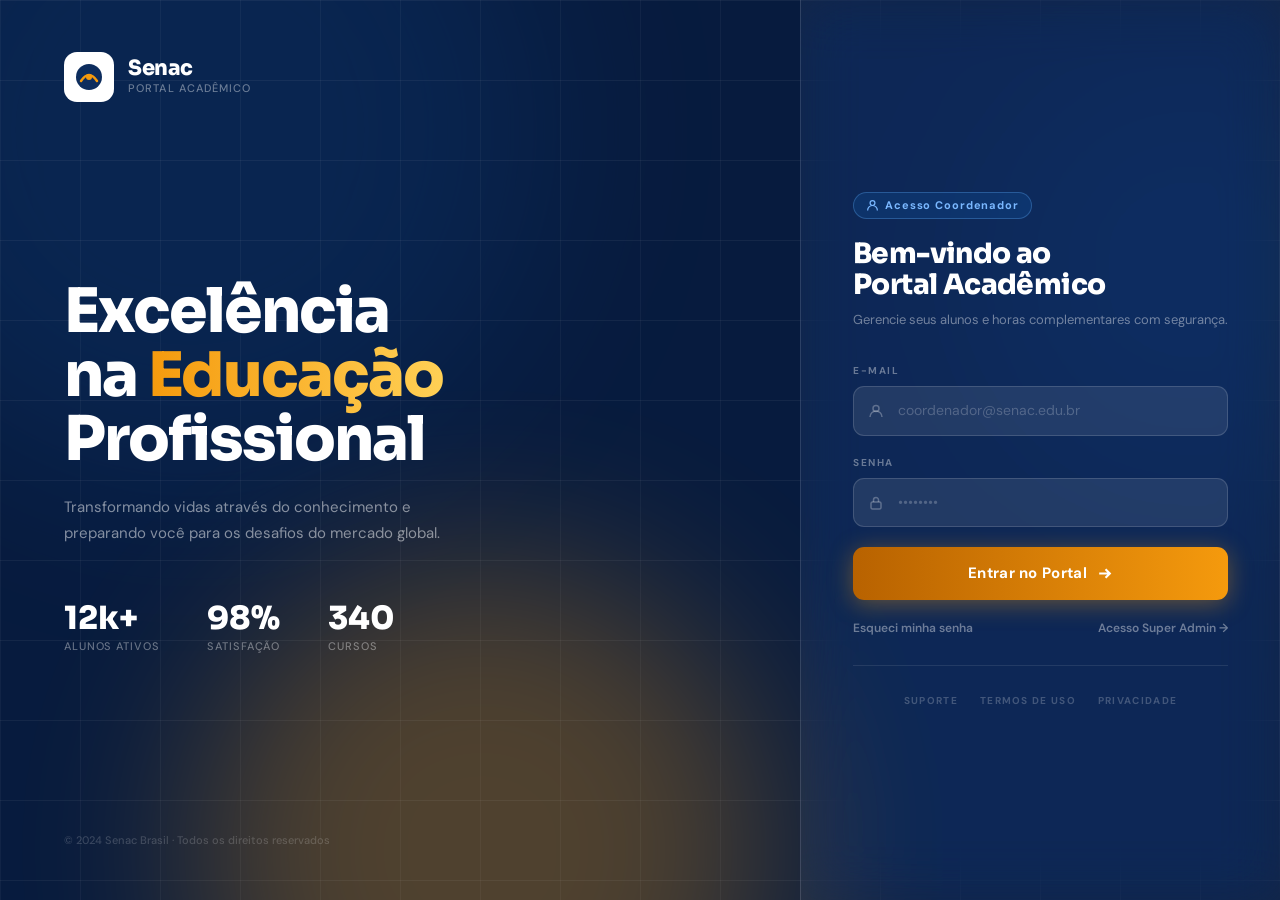
<file: index.html>
<!DOCTYPE html>
<html lang="pt-BR">
<head>
<meta charset="UTF-8">
<meta name="viewport" content="width=device-width, initial-scale=1.0">
<title>Portal Senac — Gestão Acadêmica</title>
<link rel="preconnect" href="https://fonts.googleapis.com">
<link href="https://fonts.googleapis.com/css2?family=Sora:wght@300;400;500;600;700;800;900&family=DM+Sans:wght@300;400;500;600;700&display=swap" rel="stylesheet">
<link rel="stylesheet" href="style.css">
</head>
<body>

<!-- ══════════════════════════════════════════
  TELA 1 — LOGIN COORDENADOR (principal)
══════════════════════════════════════════ -->
<section id="ls" class="screen on">
  <div class="blobs"><div class="bl bl1"></div><div class="bl bl2"></div><div class="bl bl3"></div></div>
  <div class="lgrid"></div>
  <div class="lhero">
    <div class="lhero-top">
      <div class="smark">
        <svg viewBox="0 0 30 30" fill="none"><circle cx="15" cy="15" r="13" fill="#0d2d5e"/><path d="M7 19 Q15 7 23 19" stroke="#f59a0d" stroke-width="2.5" fill="none" stroke-linecap="round"/><circle cx="15" cy="15" r="3" fill="#f59a0d"/></svg>
      </div>
      <div><div class="bname">Senac</div><div class="bsub">Portal Acadêmico</div></div>
    </div>
    <div class="lhero-mid">
      <h1 class="ltag">Excelência<br>na <em>Educação</em><br>Profissional</h1>
      <p class="lsub">Transformando vidas através do conhecimento e preparando você para os desafios do mercado global.</p>
      <div class="hstats">
        <div class="hs"><strong>12k+</strong><span>Alunos ativos</span></div>
        <div class="hs"><strong>98%</strong><span>Satisfação</span></div>
        <div class="hs"><strong>340</strong><span>Cursos</span></div>
      </div>
    </div>
    <div class="lcopy">© 2024 Senac Brasil · Todos os direitos reservados</div>
  </div>
  <div class="ldeco"></div>
  <div class="lpanel">
    <div class="lfi">
      <div class="role-badge coord-badge">
        <svg viewBox="0 0 16 16" fill="none" stroke="currentColor" stroke-width="1.5" width="13" height="13"><circle cx="8" cy="5" r="3"/><path d="M2 14a6 6 0 0 1 12 0"/></svg>
        Acesso Coordenador
      </div>
      <h2>Bem-vindo ao<br>Portal Acadêmico</h2>
      <p class="ls-sub">Gerencie seus alunos e horas complementares com segurança.</p>
      <form id="lf">
        <div id="login-err" class="login-err" style="display:none">
          <svg viewBox="0 0 16 16" fill="none" stroke="currentColor" stroke-width="1.5" width="14" height="14"><circle cx="8" cy="8" r="6"/><path d="M8 5v3M8 10v.5"/></svg>
          Email ou senha incorretos.
        </div>
        <div class="fg">
          <label>E-mail</label>
          <div class="iw">
            <svg viewBox="0 0 16 16" fill="none" stroke="currentColor" stroke-width="1.5"><circle cx="8" cy="5.5" r="3"/><path d="M2 14a6 6 0 0 1 12 0"/></svg>
            <input id="coord-email" type="email" placeholder="coordenador@senac.edu.br">
          </div>
        </div>
        <div class="fg">
          <label>Senha</label>
          <div class="iw">
            <svg viewBox="0 0 16 16" fill="none" stroke="currentColor" stroke-width="1.5"><rect x="3" y="7" width="10" height="7" rx="1.5"/><path d="M5.5 7V5a2.5 2.5 0 0 1 5 0v2"/></svg>
            <input id="coord-pass" type="password" placeholder="••••••••">
          </div>
        </div>
        <button type="submit" class="btn-in">
          Entrar no Portal
          <svg viewBox="0 0 16 16" fill="none" stroke="currentColor" stroke-width="2"><path d="M3 8h10M9 4l4 4-4 4"/></svg>
        </button>
      </form>
      <div class="lext">
        <a href="#">Esqueci minha senha</a>
        <a href="#" id="go-admin-link">Acesso Super Admin →</a>
      </div>
      <div class="ldiv"></div>
      <div class="llinks"><a href="#">Suporte</a><a href="#">Termos de Uso</a><a href="#">Privacidade</a></div>
    </div>
  </div>
</section>

<!-- ══════════════════════════════════════════
  TELA 2 — LOGIN SUPER ADMIN (separado)
══════════════════════════════════════════ -->
<section id="als" class="screen">
  <div class="blobs"><div class="bl bl1" style="background:#4a0080"></div><div class="bl bl2" style="background:#f59a0d"></div><div class="bl bl3" style="background:#1a0040"></div></div>
  <div class="lgrid"></div>
  <div class="lhero" style="background:linear-gradient(160deg,rgba(40,0,80,.15),transparent)">
    <div class="lhero-top">
      <div class="smark" style="background:rgba(255,255,255,.15);border:1.5px solid rgba(255,255,255,.25)">
        <svg viewBox="0 0 30 30" fill="none"><circle cx="15" cy="15" r="13" fill="#4a0080"/><path d="M7 19 Q15 7 23 19" stroke="#f59a0d" stroke-width="2.5" fill="none" stroke-linecap="round"/><circle cx="15" cy="15" r="3" fill="#f59a0d"/></svg>
      </div>
      <div><div class="bname">Senac</div><div class="bsub" style="color:rgba(255,200,255,.5)">Super Admin</div></div>
    </div>
    <div class="lhero-mid">
      <div class="admin-hero-badge">
        <svg viewBox="0 0 16 16" fill="none" stroke="currentColor" stroke-width="1.5" width="16" height="16"><path d="M8 2L3 4v4c0 3 2.5 5.5 5 6.5C11 13.5 13 11 13 8V4z"/></svg>
        Área Restrita
      </div>
      <h1 class="ltag" style="font-size:clamp(36px,4vw,58px)">Painel de<br><em style="-webkit-text-fill-color:transparent;background:linear-gradient(90deg,#d090ff,#f59a0d);-webkit-background-clip:text;background-clip:text">Controle</em><br>Total</h1>
      <p class="lsub">Gerencie cursos, coordenadores e toda a estrutura acadêmica da instituição.</p>
      <div class="hstats">
        <div class="hs"><strong>8</strong><span>Cursos</span></div>
        <div class="hs"><strong>24</strong><span>Coordenadores</span></div>
        <div class="hs"><strong>1.2k</strong><span>Alunos</span></div>
      </div>
    </div>
    <div class="lcopy">Acesso restrito a administradores autorizados</div>
  </div>
  <div class="ldeco" style="background:linear-gradient(180deg,transparent,rgba(200,100,255,.2) 30%,rgba(200,100,255,.2) 70%,transparent)"></div>
  <div class="lpanel" style="background:rgba(20,0,40,.35)">
    <div class="lfi">
      <div class="role-badge admin-badge">
        <svg viewBox="0 0 16 16" fill="none" stroke="currentColor" stroke-width="1.5" width="13" height="13"><path d="M8 2L3 4v4c0 3 2.5 5.5 5 6.5C11 13.5 13 11 13 8V4z"/></svg>
        Super Administrador
      </div>
      <h2>Acesso Administrativo</h2>
      <p class="ls-sub">Área de acesso restrito. Somente administradores autorizados.</p>
      <form id="alf">
        <div id="admin-err" class="login-err" style="display:none">
          <svg viewBox="0 0 16 16" fill="none" stroke="currentColor" stroke-width="1.5" width="14" height="14"><circle cx="8" cy="8" r="6"/><path d="M8 5v3M8 10v.5"/></svg>
          Credenciais inválidas.
        </div>
        <div class="fg">
          <label>E-mail Administrativo</label>
          <div class="iw">
            <svg viewBox="0 0 16 16" fill="none" stroke="currentColor" stroke-width="1.5"><path d="M8 2L3 4v4c0 3 2.5 5.5 5 6.5C11 13.5 13 11 13 8V4z"/></svg>
            <input id="admin-email" type="email" placeholder="admin@senac.edu.br">
          </div>
        </div>
        <div class="fg">
          <label>Senha</label>
          <div class="iw">
            <svg viewBox="0 0 16 16" fill="none" stroke="currentColor" stroke-width="1.5"><rect x="3" y="7" width="10" height="7" rx="1.5"/><path d="M5.5 7V5a2.5 2.5 0 0 1 5 0v2"/></svg>
            <input id="admin-pass" type="password" placeholder="••••••••">
          </div>
        </div>
        <button type="submit" class="btn-in" style="background:linear-gradient(90deg,#4a0080,#9b30d0)">
          Entrar como Admin
          <svg viewBox="0 0 16 16" fill="none" stroke="currentColor" stroke-width="2"><path d="M8 2L3 4v4c0 3 2.5 5.5 5 6.5C11 13.5 13 11 13 8V4z"/></svg>
        </button>
      </form>
      <div class="lext">
        <a href="#" id="back-coord-link">← Voltar ao Login Normal</a>
        <a href="#">Esqueci a senha</a>
      </div>
      <div class="ldiv"></div>
      <div class="llinks"><a href="#">Suporte TI</a><a href="#">Política de Acesso</a><a href="#">Privacidade</a></div>
    </div>
  </div>
</section>

<!-- ══════════════════════════════════════════
  PAINEL — COORDENADOR
══════════════════════════════════════════ -->
<section id="ps" class="screen">
  <aside class="sidebar">
    <div class="sb-brand">
      <div class="sb-ico"><svg viewBox="0 0 22 22" fill="none"><path d="M5 15 Q11 5 17 15" stroke="#f59a0d" stroke-width="2" fill="none" stroke-linecap="round"/><circle cx="11" cy="11" r="3" fill="#fff"/></svg></div>
      <div class="sb-bt"><h3>Senac</h3><small>Coordenador</small></div>
    </div>
    <nav class="snav">
      <span class="ssec">Menu Principal</span>
      <button class="sb-btn" data-v="dv">
        <svg viewBox="0 0 16 16" fill="none" stroke="currentColor" stroke-width="1.5"><rect x="1" y="1" width="6" height="6" rx="1.2"/><rect x="9" y="1" width="6" height="6" rx="1.2"/><rect x="1" y="9" width="6" height="6" rx="1.2"/><rect x="9" y="9" width="6" height="6" rx="1.2"/></svg>
        Dashboard
      </button>
      <button class="sb-btn" data-v="sv">
        <svg viewBox="0 0 16 16" fill="none" stroke="currentColor" stroke-width="1.5"><circle cx="6" cy="5" r="3"/><path d="M1 14a5 5 0 0 1 10 0"/><path d="M11 7c1.657 0 3 1.343 3 3M14 14a3 3 0 0 0-3-3"/></svg>
        Alunos
      </button>
      <button class="sb-btn" data-v="pv">
        <svg viewBox="0 0 16 16" fill="none" stroke="currentColor" stroke-width="1.5"><rect x="2" y="1" width="12" height="14" rx="1.5"/><path d="M5 5h6M5 8h6M5 11h4"/></svg>
        Protocolos
      </button>
      <button class="sb-btn" data-v="cv">
        <svg viewBox="0 0 16 16" fill="none" stroke="currentColor" stroke-width="1.5"><path d="M8 2l1.5 3 3.5.5-2.5 2.5.5 3.5L8 10l-3 1.5.5-3.5L3 5.5l3.5-.5z"/></svg>
        Certificados
      </button>
      <span class="ssec">Sistema</span>
      <button class="sb-btn" data-v="rv">
        <svg viewBox="0 0 16 16" fill="none" stroke="currentColor" stroke-width="1.5"><rect x="2" y="1" width="12" height="14" rx="1.5"/><path d="M5 5h6M5 8h4"/></svg>
        Regulamento
      </button>
    </nav>
    <div class="sb-prof">
      <div class="pc">
        <div class="pav" id="coord-av">RS</div>
        <div class="pi2"><strong id="coord-name-display">Ricardo Silva</strong><small>Coordenador Acadêmico</small></div>
      </div>
      <button class="lout" id="lb">
        <svg viewBox="0 0 16 16" fill="none" stroke="currentColor" stroke-width="1.5"><path d="M6 3H3a1 1 0 0 0-1 1v8a1 1 0 0 0 1 1h3M10 11l3-3-3-3M13 8H6"/></svg>
        Sair da conta
      </button>
    </div>
  </aside>
  <div class="main">
    <header class="topbar">
      <div class="ttabs">
        <button class="tt" data-v="dv">Início</button>
        <button class="tt" data-v="pv">Horas</button>
        <button class="tt" data-v="cv">Certificados</button>
        <button class="tt" data-v="rv">Dúvidas</button>
      </div>
      <div class="tbr">
        <div class="srch">
          <svg viewBox="0 0 16 16" fill="none" stroke="currentColor" stroke-width="1.5"><circle cx="7" cy="7" r="4"/><path d="m10 10 3 3"/></svg>
          <input type="text" placeholder="Buscar alunos, protocolos...">
        </div>
        <button class="iac"><svg viewBox="0 0 16 16" fill="none" stroke="currentColor" stroke-width="1.5"><path d="M8 1.5A4.5 4.5 0 0 0 3.5 6v2l-1 2h11l-1-2V6A4.5 4.5 0 0 0 8 1.5zm0 13a1.5 1.5 0 0 1-1.5-1.5h3A1.5 1.5 0 0 1 8 14.5z"/></svg><span class="ndot"></span></button>
        <button class="btn-np" id="bnp">
          <svg viewBox="0 0 16 16" fill="none" stroke="currentColor" stroke-width="2"><path d="M8 3v10M3 8h10"/></svg>
          Novo Protocolo
        </button>
      </div>
    </header>
    <div class="ca">

      <!-- DASHBOARD COORDENADOR -->
      <section id="dv" class="view">
        <div class="dh">
          <div><p class="kicker">Visão Geral</p><h1 class="ptitle">Dashboard</h1></div>
          <div class="sem"><strong>Semestre 2024.1</strong><span>Atualizado há 12 min</span></div>
        </div>
        <!-- welcome card -->
        <div class="welcome-card">
          <div class="wc-left">
            <div class="wc-av" id="wc-coord-av">RS</div>
            <div>
              <h3 id="wc-coord-name">Olá, Ricardo Silva!</h3>
              <p>Coordenador Acadêmico · ADS e Engenharia</p>
            </div>
          </div>
          <div class="wc-right">
            <div class="wc-stat"><strong>24</strong><span>Alunos</span></div>
            <div class="wc-stat"><strong>8</strong><span>Pendentes</span></div>
            <div class="wc-stat"><strong>3</strong><span>Aprovados hoje</span></div>
          </div>
        </div>
        <div class="kpis" style="margin-top:16px">
          <div class="kpi">
            <div class="kpi-lbl">Alunos Cadastrados<div class="kpi-ico ki-b"><svg viewBox="0 0 16 16" fill="none" stroke="currentColor" stroke-width="1.5"><circle cx="8" cy="5" r="3"/><path d="M2 14a6 6 0 0 1 12 0"/></svg></div></div>
            <div class="kv b" id="kpi-alunos">24</div>
            <div class="ktrend">no seu curso</div>
            <div class="kbar"><div class="kbf" style="width:60%;background:#1059a8"></div></div>
          </div>
          <div class="kpi">
            <div class="kpi-lbl">Protocolos Pendentes<div class="kpi-ico ki-r"><svg viewBox="0 0 16 16" fill="none" stroke="currentColor" stroke-width="1.5"><rect x="2" y="2" width="12" height="14" rx="1.5"/><path d="M5 7h6M5 10h4"/></svg></div></div>
            <div class="kv r">8</div>
            <div class="ktrend"><span class="tu">↑ +3</span> esta semana</div>
            <div class="kbar"><div class="kbf" style="width:35%;background:#c94058"></div></div>
          </div>
          <div class="kpi">
            <div class="kpi-lbl">Horas Médias / Aluno<div class="kpi-ico ki-a"><svg viewBox="0 0 16 16" fill="none" stroke="currentColor" stroke-width="1.5"><circle cx="8" cy="8" r="6"/><path d="M8 5v3l2 2"/></svg></div></div>
            <div class="kv a">68</div>
            <div class="ktrend">h acumuladas</div>
            <div class="kbar"><div class="kbf" style="width:68%;background:#f59a0d"></div></div>
          </div>
        </div>
        <!-- quick actions -->
        <div class="qa-row">
          <div class="qa-title">Ações Rápidas</div>
          <div class="qa-cards">
            <button class="qa-card" onclick="setV('sv')">
              <div class="qa-ico" style="background:#e8f1fd"><svg viewBox="0 0 16 16" fill="none" stroke="#1059a8" stroke-width="1.5"><circle cx="8" cy="5" r="3"/><path d="M2 14a6 6 0 0 1 12 0"/><path d="M11 1l2 2-5 5"/></svg></div>
              <strong>Cadastrar Aluno</strong>
              <span>Adicionar novo aluno ao sistema</span>
            </button>
            <button class="qa-card" onclick="setV('pv')">
              <div class="qa-ico" style="background:#fef0d4"><svg viewBox="0 0 16 16" fill="none" stroke="#f59a0d" stroke-width="1.5"><rect x="2" y="1" width="12" height="14" rx="1.5"/><path d="M5 5h6M5 8h6M5 11h4"/></svg></div>
              <strong>Ver Protocolos</strong>
              <span>8 aguardando análise</span>
            </button>
            <button class="qa-card" onclick="setV('cv')">
              <div class="qa-ico" style="background:#e4f8ed"><svg viewBox="0 0 16 16" fill="none" stroke="#1fa06a" stroke-width="1.5"><path d="M8 2l1.5 3 3.5.5-2.5 2.5.5 3.5L8 10l-3 1.5.5-3.5L3 5.5l3.5-.5z"/></svg></div>
              <strong>Analisar Cert.</strong>
              <span>Validar certificados</span>
            </button>
          </div>
        </div>
        <!-- activity feed -->
        <div class="dgrid" style="margin-top:0">
          <div class="card">
            <span class="ctitle" style="display:block;margin-bottom:14px">Últimas Atividades</span>
            <ul class="feed">
              <li class="fi"><div class="fii fd"><svg viewBox="0 0 16 16" fill="none" stroke="currentColor" stroke-width="1.5"><rect x="2" y="1" width="12" height="14" rx="1"/><path d="M5 5h6M5 8h6M5 11h3"/></svg></div><div class="fb"><strong>Ana Beatriz</strong> enviou certificado<small>Extensão · 20h solicitadas</small><div class="fac"><button class="fbt fv">Validar</button><button class="fbt fdt">Detalhes</button></div></div><span class="fm">3M AGO</span></li>
              <li class="fi"><div class="fii fw"><svg viewBox="0 0 16 16" fill="none" stroke="currentColor" stroke-width="1.5"><path d="M8 2 1 13h14z"/><path d="M8 7v3M8 11.5v.5"/></svg></div><div class="fb"><strong>Alerta:</strong> 5 alunos abaixo do mínimo<small>Prazo final em 14 dias</small></div><span class="fm">1H AGO</span></li>
              <li class="fi"><div class="fii fo"><svg viewBox="0 0 16 16" fill="none" stroke="currentColor" stroke-width="2"><circle cx="8" cy="8" r="6"/><path d="m5 8 2 2 4-4"/></svg></div><div class="fb"><strong>Protocolo #882 Aprovado</strong><small>Marcos Vinícius · Monitoria concluída.</small></div><span class="fm">9H AGO</span></li>
            </ul>
          </div>
          <div class="card" style="background:linear-gradient(120deg,#071b3e,#0d2d5e,#0e3d7a);color:#fff;position:relative;overflow:hidden">
            <div style="position:absolute;right:-20px;bottom:-30px;font-family:'Sora',sans-serif;font-size:80px;font-weight:900;color:rgba(255,255,255,.04);line-height:1">INFO</div>
            <h3 style="font-family:'Sora',sans-serif;font-size:15px;font-weight:800;color:#fff;margin-bottom:8px">Relatório do Curso</h3>
            <p style="font-size:13px;color:rgba(255,255,255,.5);margin-bottom:16px;line-height:1.6">Gere o relatório completo de desempenho dos seus alunos.</p>
            <button class="bdl">
              <svg viewBox="0 0 16 16" fill="none" stroke="currentColor" stroke-width="1.5"><path d="M8 2v9M5 8l3 3 3-3"/><path d="M2 13h12"/></svg>
              BAIXAR PDF
            </button>
          </div>
        </div>
      </section>

      <!-- CADASTRO DE ALUNOS -->
      <section id="sv" class="view">
        <p class="kicker">Gestão de Alunos</p>
        <h1 class="ptitle">Alunos do Curso</h1>
        <p class="psub">Cadastre e gerencie os alunos vinculados ao seu curso.</p>
        <div class="two-col-layout">
          <!-- form -->
          <div class="card form-card">
            <p class="stitle">
              <svg viewBox="0 0 16 16" fill="none" stroke="currentColor" stroke-width="1.5"><circle cx="8" cy="5" r="3"/><path d="M2 14a6 6 0 0 1 12 0"/><path d="M11 1l2 2-5 5"/></svg>
              Cadastrar Novo Aluno
            </p>
            <div class="form-fields">
              <div class="ff-row">
                <div><span class="pl">Nome Completo *</span><input class="pi3" id="al-nome" type="text" placeholder="Nome do aluno"></div>
              </div>
              <div class="ff-row r2">
                <div><span class="pl">E-mail *</span><input class="pi3" id="al-email" type="email" placeholder="aluno@email.com"></div>
                <div><span class="pl">RA (Registro Acadêmico)</span><input class="pi3" id="al-ra" type="text" placeholder="2024001"></div>
              </div>
              <div class="ff-row r2">
                <div>
                  <span class="pl">Curso *</span>
                  <select class="pi3" id="al-curso">
                    <option value="">Selecione o curso</option>
                  </select>
                </div>
                <div><span class="pl">Semestre</span>
                  <select class="pi3" id="al-sem">
                    <option>1º Semestre</option><option>2º Semestre</option><option>3º Semestre</option>
                    <option>4º Semestre</option><option>5º Semestre</option><option>6º Semestre</option>
                  </select>
                </div>
              </div>
              <div id="al-err" class="form-err" style="display:none">Preencha todos os campos obrigatórios.</div>
              <button class="bcad" id="btn-salvar-aluno">
                <svg viewBox="0 0 16 16" fill="none" stroke="currentColor" stroke-width="2"><path d="M8 3v10M3 8h10"/></svg>
                CADASTRAR ALUNO
              </button>
            </div>
          </div>
          <!-- list -->
          <div>
            <div class="list-header">
              <span class="list-count">Alunos cadastrados: <strong id="count-alunos">0</strong></span>
              <div class="srch" style="width:200px">
                <svg viewBox="0 0 16 16" fill="none" stroke="currentColor" stroke-width="1.5"><circle cx="7" cy="7" r="4"/><path d="m10 10 3 3"/></svg>
                <input type="text" placeholder="Buscar..." id="search-aluno">
              </div>
            </div>
            <div class="card" style="padding:0;overflow:hidden">
              <table class="ptab" id="table-alunos">
                <thead><tr><th>Aluno</th><th>E-mail</th><th>Curso</th><th>Semestre</th><th>Ação</th></tr></thead>
                <tbody id="tbody-alunos">
                  <tr><td colspan="5" class="empty-row">Nenhum aluno cadastrado ainda.</td></tr>
                </tbody>
              </table>
            </div>
          </div>
        </div>
      </section>

      <!-- PROTOCOLOS -->
      <section id="pv" class="view">
        <p class="kicker">Gestão Acadêmica</p>
        <div class="prhdr">
          <div><h1 class="ptitle">Protocolos de Atividade</h1><p class="psub">Central de curadoria para validação de horas complementares.</p></div>
          <div class="prkpis"><div class="pk"><strong>142</strong><small>Pendentes</small></div><div class="pk"><strong>1.284</strong><small>Processados</small></div></div>
        </div>
        <div class="card" style="padding:0;overflow:hidden">
          <div class="fstrip">
            <div class="fsels">
              <select class="fsel"><option>Todos os Cursos</option><option>ADS</option><option>Engenharia Civil</option></select>
              <select class="fsel"><option>Todos Status</option><option>Pendente</option><option>Aprovado</option><option>Reprovado</option></select>
              <select class="fsel"><option>Últimos 30 dias</option><option>Últimos 7 dias</option></select>
            </div>
            <button class="bmf"><svg viewBox="0 0 16 16" fill="none" stroke="currentColor" stroke-width="1.5" width="13" height="13"><path d="M2 4h12M4 8h8M6 12h4"/></svg>Mais filtros</button>
          </div>
          <table class="ptab">
            <thead><tr><th>ID</th><th>Aluno</th><th>Curso</th><th>Tipo</th><th>Horas</th><th>Status</th><th>Data</th><th>Ações</th></tr></thead>
            <tbody>
              <tr><td><strong style="font-family:'Sora',sans-serif;font-size:12px">#PRT-8821</strong></td><td><div class="sc"><div class="av ab">AM</div>Alice Moreira</div></td><td>ADS</td><td>Palestra</td><td><strong>04h</strong></td><td><span class="tag tp">Pendente</span></td><td class="dt">12 Out, 2023</td><td><button class="vb" onclick="setV('cv')">Ver</button></td></tr>
              <tr><td><strong style="font-family:'Sora',sans-serif;font-size:12px">#PRT-8819</strong></td><td><div class="sc"><div class="av ag">BH</div>Bruno Henrique</div></td><td>ADS</td><td>Estágio</td><td><strong>40h</strong></td><td><span class="tag ta">Aprovado</span></td><td class="dt">11 Out, 2023</td><td><button class="vb" onclick="setV('cv')">Ver</button></td></tr>
              <tr><td><strong style="font-family:'Sora',sans-serif;font-size:12px">#PRT-8815</strong></td><td><div class="sc"><div class="av ao">CC</div>Carla Castro</div></td><td>ADS</td><td>Monitoria</td><td><strong>20h</strong></td><td><span class="tag tr2">Reprovado</span></td><td class="dt">10 Out, 2023</td><td><button class="vb" onclick="setV('cv')">Ver</button></td></tr>
            </tbody>
          </table>
          <div class="tf"><span>Mostrando 1–3 de 142</span><div class="pgr"><button class="pg on">1</button><button class="pg">2</button><button class="pg">›</button></div></div>
        </div>
        <div class="pcards">
          <div class="card pca"><h3>⚠ Atenção Necessária</h3><p>12 protocolos com mais de 15 dias sem movimentação.</p><a href="#">REVISAR ATRASADOS →</a></div>
          <div class="card pcm"><h3>Relatórios Mensais</h3><p>Exportar dados para o MEC e conselhos regionais.</p></div>
          <div class="card pcg"><h3>Guia de Curadoria</h3><ul class="gpts"><li>Verifique a carga horária máxima por categoria.</li><li>Valide autenticidade dos certificados.</li></ul></div>
        </div>
      </section>

      <!-- CERTIFICADOS -->
      <section id="cv" class="view">
        <p class="kicker">Análise de Certificado</p>
        <h1 class="ptitle">Análise de Certificado</h1>
        <p class="psub">Protocolo #2023-AF82 · Atividade Complementar de Extensão Universitária</p>
        <div class="cgrid">
          <div class="cbg">
            <div class="cpaper">
              <div class="ci"><svg viewBox="0 0 40 40" fill="none" stroke="#1059a8" stroke-width="1.5"><circle cx="20" cy="14" r="7"/><path d="M8 36c0-6.627 5.373-12 12-12s12 5.373 12 12"/><path d="M14 28l-3 6 9-4 9 4-3-6"/></svg></div>
              <h3>CERTIFICADO</h3><div class="cdiv"></div>
              <p>O(a) aluno(a) <strong>Gabriel Medeiros de Oliveira</strong> participou com êxito do workshop de Design de Interfaces, realizado entre 15 e 18 de Agosto de 2023.</p>
              <div class="chrs">40 Horas</div>
              <div class="cath"><span>CARGA<br><strong style="font-size:13px;color:#0d2d5e">40h</strong></span><span>AUTENTICIDADE<br><strong style="font-size:13px;color:#0d2d5e">REF-992031-X</strong></span></div>
            </div>
          </div>
          <div class="cr">
            <div class="ib">
              <h5>Informações do Protocolo</h5>
              <div class="sr"><div class="av ab" style="width:34px;height:34px">GM</div><div><div class="sn">Gabriel Medeiros de Oliveira</div><div class="sm">RA: 2208384 · 7º Semestre – Design</div></div></div>
              <div class="ibs2"><div class="ib2"><strong>40h 00m</strong><small>Carga Declarada</small></div><div class="ib2"><span class="ibb">CURSO LIVRE</span><div style="font-size:10px;color:#8fa8c8;margin-top:4px">TIPO</div></div></div>
            </div>
            <div class="pas">
              <h4>Parecer do Coordenador</h4>
              <div style="display:flex;flex-direction:column;gap:10px">
                <div><span class="pl">Carga horária deferida (horas)</span><input class="pi3" type="number" value="40" style="width:100px"><p class="ln">Limite: 60h semestrais para esta categoria.</p></div>
                <div><span class="pl">Observações</span><textarea class="pi3 pta" placeholder="Justifique o parecer aqui..."></textarea></div>
              </div>
              <div class="ar">
                <button class="brep"><svg viewBox="0 0 16 16" fill="none" stroke="currentColor" stroke-width="2"><circle cx="8" cy="8" r="6"/><path d="m5 5 6 6M11 5l-6 6"/></svg>REPROVAR</button>
                <button class="bapr"><svg viewBox="0 0 16 16" fill="none" stroke="currentColor" stroke-width="2"><circle cx="8" cy="8" r="6"/><path d="m5 8 2 2 4-4"/></svg>APROVAR</button>
              </div>
              <div class="wbox" style="margin-top:10px"><svg viewBox="0 0 16 16" fill="none" stroke="currentColor" stroke-width="1.5"><circle cx="8" cy="8" r="6"/><path d="M8 5v3M8 10v.5"/></svg><span><strong>IMPORTANTE:</strong> Certificados online precisam conter o CNPJ da Instituição Emissora.</span></div>
            </div>
          </div>
        </div>
      </section>

      <!-- REGULAMENTO -->
      <section id="rv" class="view">
        <h1 class="ptitle" style="margin-bottom:20px">Regulamento</h1>
        <div class="card"><p style="color:var(--muted);line-height:1.8">Publicação de regras institucionais e critérios de validação dos certificados.</p></div>
      </section>
    </div>
    <footer class="pfooter"><span>Privacidade</span><span>Termos de Uso</span><span>Suporte</span><strong>Senac Brasil</strong></footer>
  </div>
</section>

<!-- ══════════════════════════════════════════
  PAINEL — SUPER ADMIN (DARK THEME)
══════════════════════════════════════════ -->
<section id="aps" class="screen">
  <aside class="a-sidebar">
    <!-- brand -->
    <div class="a-brand">
      <div class="a-logo">
        <svg viewBox="0 0 22 22" fill="none"><path d="M11 2L4 5v4.5c0 3.5 2.9 6.8 7 8 4.1-1.2 7-4.5 7-8V5z" stroke="#c084fc" stroke-width="1.5" fill="none"/><circle cx="11" cy="10" r="2.5" fill="#c084fc"/></svg>
      </div>
      <div>
        <div class="a-brand-name">Senac</div>
        <div class="a-brand-sub">Super Admin</div>
      </div>
    </div>
    <!-- nav -->
    <nav class="a-nav">
      <div class="a-nav-sec">ADMINISTRAÇÃO</div>
      <button class="a-btn" data-av="adv">
        <svg viewBox="0 0 16 16" fill="none" stroke="currentColor" stroke-width="1.5"><rect x="1" y="1" width="6" height="6" rx="1.2"/><rect x="9" y="1" width="6" height="6" rx="1.2"/><rect x="1" y="9" width="6" height="6" rx="1.2"/><rect x="9" y="9" width="6" height="6" rx="1.2"/></svg>
        Dashboard
      </button>
      <button class="a-btn" data-av="cursosv">
        <svg viewBox="0 0 16 16" fill="none" stroke="currentColor" stroke-width="1.5"><rect x="1" y="2" width="14" height="11" rx="1.5"/><path d="M5 15h6M8 13v2"/><path d="M4 6h8M4 9h5"/></svg>
        Cursos
      </button>
      <button class="a-btn" data-av="coordv">
        <svg viewBox="0 0 16 16" fill="none" stroke="currentColor" stroke-width="1.5"><circle cx="6" cy="5" r="3"/><path d="M1 14a5 5 0 0 1 10 0"/><path d="M13 7l2 2-4 4-2-2"/></svg>
        Coordenadores
      </button>
      <div class="a-nav-sec" style="margin-top:18px">SISTEMA</div>
      <button class="a-btn" data-av="stv">
        <svg viewBox="0 0 16 16" fill="none" stroke="currentColor" stroke-width="1.5"><path d="M8 2L3 4v4c0 3 2.5 5.5 5 6.5C11 13.5 13 11 13 8V4z"/></svg>
        Configurações
      </button>
    </nav>
    <!-- profile -->
    <div class="a-profile">
      <div class="a-pav">SA</div>
      <div class="a-pinfo">
        <strong>Super Admin</strong>
        <small>Acesso Total</small>
      </div>
      <button class="a-logout" id="alb" title="Sair">
        <svg viewBox="0 0 16 16" fill="none" stroke="currentColor" stroke-width="1.5"><path d="M6 3H3a1 1 0 0 0-1 1v8a1 1 0 0 0 1 1h3M10 11l3-3-3-3M13 8H6"/></svg>
      </button>
    </div>
  </aside>

  <!-- MAIN ADMIN AREA -->
  <div class="a-main">
    <!-- topbar -->
    <header class="a-topbar">
      <div class="a-tabs">
        <button class="a-tab" data-av="adv">Início</button>
        <button class="a-tab" data-av="cursosv">Cursos</button>
        <button class="a-tab" data-av="coordv">Coordenadores</button>
        <button class="a-tab" data-av="stv">Configurações</button>
      </div>
      <div class="a-topbar-right">
        <div class="a-srch">
          <svg viewBox="0 0 16 16" fill="none" stroke="currentColor" stroke-width="1.5"><circle cx="7" cy="7" r="4"/><path d="m10 10 3 3"/></svg>
          <input type="text" placeholder="Buscar cursos, coordenadores...">
        </div>
        <div class="a-access-chip">
          <svg viewBox="0 0 16 16" fill="none" stroke="currentColor" stroke-width="1.5" width="11" height="11"><path d="M8 2L3 4v4c0 3 2.5 5.5 5 6.5C11 13.5 13 11 13 8V4z"/></svg>
          Super Admin
        </div>
      </div>
    </header>

    <div class="a-content">

      <!-- ── DASHBOARD ADMIN ── -->
      <section id="adv" class="aview">
        <!-- hero banner -->
        <div class="a-hero">
          <div class="a-hero-blobs">
            <div class="a-blob ab1"></div>
            <div class="a-blob ab2"></div>
          </div>
          <div class="a-hero-left">
            <div class="a-hero-chip">
              <svg viewBox="0 0 16 16" fill="none" stroke="currentColor" stroke-width="1.5" width="11" height="11"><path d="M8 2L3 4v4c0 3 2.5 5.5 5 6.5C11 13.5 13 11 13 8V4z"/></svg>
              Painel Administrativo
            </div>
            <h1 class="a-hero-title">Olá, Super Admin</h1>
            <p class="a-hero-sub">Controle total da plataforma. Gerencie cursos, coordenadores e configurações do sistema.</p>
          </div>
          <div class="a-hero-stats">
            <div class="a-hstat">
              <strong id="kpi-cursos">0</strong>
              <span>Cursos</span>
            </div>
            <div class="a-hstat-div"></div>
            <div class="a-hstat">
              <strong id="kpi-coords">0</strong>
              <span>Coordenadores</span>
            </div>
            <div class="a-hstat-div"></div>
            <div class="a-hstat">
              <strong id="kpi-total-alunos">0</strong>
              <span>Alunos</span>
            </div>
          </div>
        </div>

        <!-- action cards -->
        <div class="a-actions-grid">
          <button class="a-action-card accent-purple" onclick="setAV('cursosv')">
            <div class="a-ac-icon">
              <svg viewBox="0 0 16 16" fill="none" stroke="currentColor" stroke-width="1.5"><rect x="1" y="2" width="14" height="11" rx="1.5"/><path d="M5 15h6M8 13v2"/><path d="M8 4v4M6 6h4"/></svg>
            </div>
            <div class="a-ac-text">
              <strong>Gerenciar Cursos</strong>
              <span>Cadastrar e editar cursos</span>
            </div>
            <svg class="a-ac-arrow" viewBox="0 0 16 16" fill="none" stroke="currentColor" stroke-width="2"><path d="M3 8h10M9 4l4 4-4 4"/></svg>
          </button>
          <button class="a-action-card accent-blue" onclick="setAV('coordv')">
            <div class="a-ac-icon">
              <svg viewBox="0 0 16 16" fill="none" stroke="currentColor" stroke-width="1.5"><circle cx="6" cy="5" r="3"/><path d="M1 14a5 5 0 0 1 10 0"/><path d="M11 1l2 2-5 5"/></svg>
            </div>
            <div class="a-ac-text">
              <strong>Gerenciar Coordenadores</strong>
              <span>Cadastrar e vincular coordenadores</span>
            </div>
            <svg class="a-ac-arrow" viewBox="0 0 16 16" fill="none" stroke="currentColor" stroke-width="2"><path d="M3 8h10M9 4l4 4-4 4"/></svg>
          </button>
          <button class="a-action-card accent-amber" onclick="setAV('stv')">
            <div class="a-ac-icon">
              <svg viewBox="0 0 16 16" fill="none" stroke="currentColor" stroke-width="1.5"><path d="M8 2L3 4v4c0 3 2.5 5.5 5 6.5C11 13.5 13 11 13 8V4z"/></svg>
            </div>
            <div class="a-ac-text">
              <strong>Configurações</strong>
              <span>Sistema, logs e exportações</span>
            </div>
            <svg class="a-ac-arrow" viewBox="0 0 16 16" fill="none" stroke="currentColor" stroke-width="2"><path d="M3 8h10M9 4l4 4-4 4"/></svg>
          </button>
        </div>

        <!-- stats + log row -->
        <div class="a-bottom-grid">
          <!-- mini kpi cards -->
          <div class="a-kpi-col">
            <div class="a-mini-title">Visão Geral do Sistema</div>
            <div class="a-kpi-card purple-kpi">
              <div class="a-kpi-inner">
                <div class="a-kpi-icon">
                  <svg viewBox="0 0 16 16" fill="none" stroke="currentColor" stroke-width="1.5"><rect x="1" y="2" width="14" height="11" rx="1.5"/><path d="M4 6h8M4 9h5"/></svg>
                </div>
                <div>
                  <div class="a-kpi-val" id="kpi-cursos-2">0</div>
                  <div class="a-kpi-lbl">Cursos Ativos</div>
                </div>
              </div>
              <div class="a-kpi-bar"><div class="a-kpi-bar-fill" id="kbar-cursos"></div></div>
            </div>
            <div class="a-kpi-card blue-kpi">
              <div class="a-kpi-inner">
                <div class="a-kpi-icon">
                  <svg viewBox="0 0 16 16" fill="none" stroke="currentColor" stroke-width="1.5"><circle cx="8" cy="5" r="3"/><path d="M2 14a6 6 0 0 1 12 0"/></svg>
                </div>
                <div>
                  <div class="a-kpi-val" id="kpi-coords-2">0</div>
                  <div class="a-kpi-lbl">Coordenadores</div>
                </div>
              </div>
              <div class="a-kpi-bar"><div class="a-kpi-bar-fill blue-fill" id="kbar-coords"></div></div>
            </div>
            <div class="a-kpi-card green-kpi">
              <div class="a-kpi-inner">
                <div class="a-kpi-icon">
                  <svg viewBox="0 0 16 16" fill="none" stroke="currentColor" stroke-width="1.5"><circle cx="6" cy="5" r="3"/><path d="M1 14a5 5 0 0 1 10 0"/><path d="M11 7c1.657 0 3 1.343 3 3M14 14a3 3 0 0 0-3-3"/></svg>
                </div>
                <div>
                  <div class="a-kpi-val" id="kpi-alunos-2">0</div>
                  <div class="a-kpi-lbl">Total de Alunos</div>
                </div>
              </div>
              <div class="a-kpi-bar"><div class="a-kpi-bar-fill green-fill"></div></div>
            </div>
          </div>
          <!-- activity log -->
          <div class="a-log-card">
            <div class="a-mini-title">Log de Atividades Recentes</div>
            <div class="a-log-list">
              <div class="a-log-item">
                <div class="a-log-dot purple-dot"></div>
                <div class="a-log-body">
                  <span>Novo curso criado: <strong>Análise de Dados</strong></span>
                  <small>Criado por Super Admin</small>
                </div>
                <span class="a-log-time">2h atrás</span>
              </div>
              <div class="a-log-item">
                <div class="a-log-dot blue-dot"></div>
                <div class="a-log-body">
                  <span>Coordenador cadastrado: <strong>Ana Maria</strong></span>
                  <small>Vinculada ao curso de ADS</small>
                </div>
                <span class="a-log-time">5h atrás</span>
              </div>
              <div class="a-log-item">
                <div class="a-log-dot green-dot"></div>
                <div class="a-log-body">
                  <span><strong>Backup automático</strong> concluído</span>
                  <small>Dados salvos com sucesso</small>
                </div>
                <span class="a-log-time">9h atrás</span>
              </div>
              <div class="a-log-item">
                <div class="a-log-dot amber-dot"></div>
                <div class="a-log-body">
                  <span>Limite Eng. Civil alterado para <strong>240h</strong></span>
                  <small>Configuração atualizada</small>
                </div>
                <span class="a-log-time">14h atrás</span>
              </div>
            </div>
          </div>
        </div>
      </section>

      <!-- ── CADASTRO DE CURSOS ── -->
      <section id="cursosv" class="aview">
        <div class="a-page-header">
          <div>
            <div class="a-page-chip">Administração</div>
            <h1 class="a-page-title">Cursos</h1>
            <p class="a-page-sub">Cadastre e gerencie os cursos disponíveis na instituição.</p>
          </div>
        </div>
        <div class="a-two-col">
          <!-- form -->
          <div class="a-form-card">
            <div class="a-form-header">
              <div class="a-fh-icon">
                <svg viewBox="0 0 16 16" fill="none" stroke="currentColor" stroke-width="1.5"><rect x="1" y="2" width="14" height="11" rx="1.5"/><path d="M8 4v4M6 6h4"/></svg>
              </div>
              <span>Novo Curso</span>
            </div>
            <div class="a-fields">
              <div><span class="apl">Nome do Curso *</span><input class="api" id="cs-nome" type="text" placeholder="ex: Análise e Desenvolvimento de Sistemas"></div>
              <div><span class="apl">Código</span><input class="api" id="cs-cod" type="text" placeholder="ex: ADS, ENG, DIR"></div>
              <div><span class="apl">Descrição (opcional)</span><textarea class="api apta" id="cs-desc" placeholder="Breve descrição do curso..."></textarea></div>
              <div class="ar2">
                <div><span class="apl">Carga Horária</span><input class="api" id="cs-carga" type="number" placeholder="240"></div>
                <div><span class="apl">Duração (sem.)</span><input class="api" id="cs-dur" type="number" placeholder="8"></div>
              </div>
              <div id="cs-err" class="a-form-err" style="display:none">Informe o nome do curso.</div>
              <button class="a-save-btn" id="btn-salvar-curso">
                <svg viewBox="0 0 16 16" fill="none" stroke="currentColor" stroke-width="2"><path d="M8 3v10M3 8h10"/></svg>
                CADASTRAR CURSO
              </button>
            </div>
          </div>
          <!-- list -->
          <div>
            <div class="a-list-header">
              <span>Cursos cadastrados: <strong id="count-cursos">0</strong></span>
            </div>
            <div class="a-table-wrap">
              <table class="a-table">
                <thead><tr><th>Código</th><th>Nome do Curso</th><th>Carga</th><th>Duração</th><th>Ação</th></tr></thead>
                <tbody id="tbody-cursos"><tr><td colspan="5" class="a-empty-row">Nenhum curso cadastrado ainda.</td></tr></tbody>
              </table>
            </div>
          </div>
        </div>
      </section>

      <!-- ── CADASTRO DE COORDENADORES ── -->
      <section id="coordv" class="aview">
        <div class="a-page-header">
          <div>
            <div class="a-page-chip">Administração</div>
            <h1 class="a-page-title">Coordenadores</h1>
            <p class="a-page-sub">Cadastre coordenadores e vincule-os aos cursos da instituição.</p>
          </div>
        </div>
        <div class="a-two-col">
          <div class="a-form-card">
            <div class="a-form-header">
              <div class="a-fh-icon">
                <svg viewBox="0 0 16 16" fill="none" stroke="currentColor" stroke-width="1.5"><circle cx="8" cy="5" r="3"/><path d="M2 14a6 6 0 0 1 12 0"/><path d="M11 1l2 2-5 5"/></svg>
              </div>
              <span>Novo Coordenador</span>
            </div>
            <div class="a-fields">
              <div><span class="apl">Nome Completo *</span><input class="api" id="co-nome" type="text" placeholder="Nome completo"></div>
              <div><span class="apl">E-mail *</span><input class="api" id="co-email" type="email" placeholder="coord@senac.edu.br"></div>
              <div class="ar2">
                <div><span class="apl">Senha *</span><input class="api" id="co-pass" type="password" placeholder="Criar senha"></div>
                <div><span class="apl">Confirmar Senha</span><input class="api" id="co-pass2" type="password" placeholder="Repetir"></div>
              </div>
              <div>
                <span class="apl">Cursos Vinculados *</span>
                <div id="co-cursos-checks" class="a-checks">
                  <p style="font-size:12px;color:rgba(255,255,255,.3);padding:8px 0">Cadastre cursos para vincular.</p>
                </div>
              </div>
              <div id="co-err" class="a-form-err" style="display:none">Preencha todos os campos e vincule ao menos um curso.</div>
              <button class="a-save-btn" id="btn-salvar-coord">
                <svg viewBox="0 0 16 16" fill="none" stroke="currentColor" stroke-width="2"><path d="M8 3v10M3 8h10"/></svg>
                CADASTRAR COORDENADOR
              </button>
            </div>
          </div>
          <div>
            <div class="a-list-header">
              <span>Coordenadores cadastrados: <strong id="count-coords">0</strong></span>
            </div>
            <div class="a-table-wrap">
              <table class="a-table">
                <thead><tr><th>Nome</th><th>E-mail</th><th>Cursos</th><th>Ação</th></tr></thead>
                <tbody id="tbody-coords"><tr><td colspan="4" class="a-empty-row">Nenhum coordenador cadastrado ainda.</td></tr></tbody>
              </table>
            </div>
          </div>
        </div>
      </section>

      <!-- ── CONFIGURAÇÕES ── -->
      <section id="stv" class="aview">
        <div class="a-page-header">
          <div>
            <div class="a-page-chip">Sistema</div>
            <h1 class="a-page-title">Configurações Globais</h1>
            <p class="a-page-sub">Gerencie permissões, limites e parâmetros do sistema.</p>
          </div>
        </div>
        <div class="a-settings-grid">
          <!-- new activity type -->
          <div class="a-form-card">
            <div class="a-form-header">
              <div class="a-fh-icon">
                <svg viewBox="0 0 16 16" fill="none" stroke="currentColor" stroke-width="1.5"><rect x="2" y="1" width="9" height="12" rx="1"/><path d="M5 9h3M5 6h5M11 10l2 2 3-3"/></svg>
              </div>
              <span>Novo Tipo de Atividade</span>
            </div>
            <div class="a-fields">
              <div><span class="apl">Nome da Atividade</span><input class="api" type="text" placeholder="ex: Monitoria Voluntária"></div>
              <div class="ar2">
                <div><span class="apl">Peso de Horas</span><input class="api" type="number" value="1.0"></div>
                <div><span class="apl">Limite Max</span><input class="api" type="number" value="40"></div>
              </div>
              <button class="a-save-btn">CADASTRAR ATIVIDADE</button>
            </div>
          </div>
          <!-- limits -->
          <div class="a-form-card">
            <div class="a-form-header">
              <div class="a-fh-icon">
                <svg viewBox="0 0 16 16" fill="none" stroke="currentColor" stroke-width="1.5"><circle cx="8" cy="8" r="6"/><path d="M8 5v3l2 2"/></svg>
              </div>
              <span>Limites por Curso</span>
            </div>
            <div class="a-limits">
              <div class="a-limit-item">
                <div class="a-limit-top"><span>Engenharia Civil</span><strong>240H</strong></div>
                <div class="a-limit-bar"><div style="width:75%"></div></div>
              </div>
              <div class="a-limit-item">
                <div class="a-limit-top"><span>Direito</span><strong>320H</strong></div>
                <div class="a-limit-bar"><div style="width:88%"></div></div>
              </div>
              <div class="a-limit-item">
                <div class="a-limit-top"><span>Medicina</span><strong>180H</strong></div>
                <div class="a-limit-bar"><div style="width:55%"></div></div>
              </div>
            </div>
          </div>
          <!-- team -->
          <div class="a-form-card" style="grid-column:1/-1">
            <div class="a-form-header">
              <div class="a-fh-icon">
                <svg viewBox="0 0 16 16" fill="none" stroke="currentColor" stroke-width="1.5"><circle cx="6" cy="5" r="3"/><path d="M1 14a5 5 0 0 1 10 0"/><path d="M11 7c1.657 0 3 1.343 3 3M14 14a3 3 0 0 0-3-3"/></svg>
              </div>
              <span>Gestão de Equipe</span>
            </div>
            <table class="a-table" style="margin-top:6px">
              <thead><tr><th>Usuário</th><th>E-mail</th><th>Papel</th><th>Status</th></tr></thead>
              <tbody>
                <tr>
                  <td><div class="a-uc"><div class="a-uav" style="background:rgba(96,165,250,.2);color:#93c5fd">AM</div><strong>Ana Maria de Souza</strong></div></td>
                  <td style="color:rgba(255,255,255,.4);font-size:12px">ana.maria@instituicao.edu</td>
                  <td><select class="a-rsl"><option>Secretaria</option><option selected>Coordenador</option><option>Visualizador</option></select></td>
                  <td><span class="a-tag green-tag">Ativo</span></td>
                </tr>
                <tr>
                  <td><div class="a-uc"><div class="a-uav" style="background:rgba(251,146,60,.2);color:#fdba74">JL</div><strong>José Lucas Oliveira</strong></div></td>
                  <td style="color:rgba(255,255,255,.4);font-size:12px">jose.lucas@instituicao.edu</td>
                  <td><select class="a-rsl"><option>Secretaria</option><option selected>Coordenador</option><option>Visualizador</option></select></td>
                  <td><span class="a-tag green-tag">Ativo</span></td>
                </tr>
                <tr>
                  <td><div class="a-uc"><div class="a-uav" style="background:rgba(148,163,184,.15);color:#94a3b8">BP</div><strong>Beatriz Pinheiro</strong></div></td>
                  <td style="color:rgba(255,255,255,.4);font-size:12px">beatriz.p@instituicao.edu</td>
                  <td><select class="a-rsl"><option>Secretaria</option><option>Coordenador</option><option selected>Visualizador</option></select></td>
                  <td><span class="a-tag amber-tag">Suspenso</span></td>
                </tr>
              </tbody>
            </table>
          </div>
          <!-- security + export -->
          <div class="a-sec-card">
            <div class="a-form-header">
              <div class="a-fh-icon" style="background:rgba(239,68,68,.15)">
                <svg viewBox="0 0 16 16" fill="none" stroke="#f87171" stroke-width="1.5"><path d="M8 2L3 4v4c0 3 2.5 5.5 5 6.5C11 13.5 13 11 13 8V4z"/></svg>
              </div>
              <span>Logs de Segurança</span>
            </div>
            <div class="a-sec-logs">
              <div class="a-sec-log"><span class="a-sec-time">[14:30]</span><span>Limite Eng. Civil alterado p/ 240h</span></div>
              <div class="a-sec-log"><span class="a-sec-time">[12:15]</span><span>Novo coordenador cadastrado</span></div>
              <div class="a-sec-log"><span class="a-sec-time">[09:02]</span><span>Backup automático concluído</span></div>
            </div>
          </div>
          <div class="a-export-card">
            <div class="a-form-header">
              <div class="a-fh-icon" style="background:rgba(52,211,153,.15)">
                <svg viewBox="0 0 16 16" fill="none" stroke="#34d399" stroke-width="1.5"><path d="M8 2v9M5 8l3 3 3-3"/><path d="M2 13h12"/></svg>
              </div>
              <span>Exportação Consolidada</span>
            </div>
            <p class="a-export-sub">Gere um relatório PDF com todas as regras de validação vigentes no sistema para auditoria.</p>
            <button class="a-export-btn">
              <svg viewBox="0 0 16 16" fill="none" stroke="currentColor" stroke-width="1.5"><path d="M8 2v9M5 8l3 3 3-3"/><path d="M2 13h12"/></svg>
              BAIXAR RELATÓRIO
            </button>
          </div>
        </div>
      </section>

    </div><!-- /a-content -->
    <footer class="a-footer">
      <span>Privacidade</span><span>·</span><span>Termos de Uso</span><span>·</span><span>Suporte TI</span>
      <span style="margin-left:auto;color:rgba(255,255,255,.2)">Senac Brasil · Super Admin</span>
    </footer>
  </div>
</section>

<button class="fab" id="fab" style="display:none">
  <svg viewBox="0 0 16 16" fill="none" stroke="currentColor" stroke-width="1.5"><path d="M2 3a1 1 0 0 1 1-1h10a1 1 0 0 1 1 1v7a1 1 0 0 1-1 1H5l-3 2V3z"/></svg>
</button>

<script src="script.js"></script>
</body>
</html>
</file>
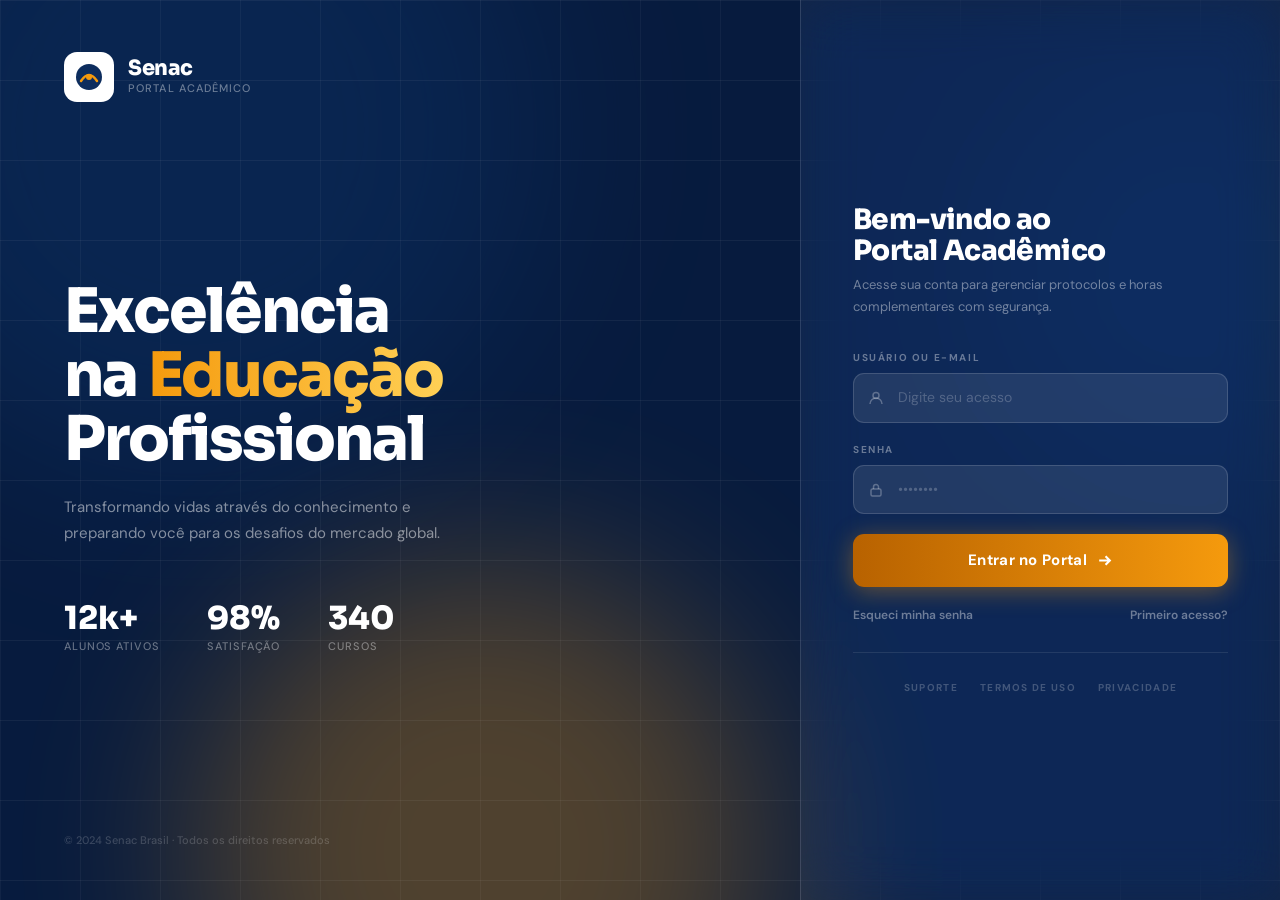
<file: index (2).html>
<!DOCTYPE html>
<html lang="pt-BR">
<head>
<meta charset="UTF-8">
<meta name="viewport" content="width=device-width, initial-scale=1.0">
<title>Portal Senac — Gestão Acadêmica</title>
<link rel="preconnect" href="https://fonts.googleapis.com">
<link href="https://fonts.googleapis.com/css2?family=Sora:wght@300;400;500;600;700;800;900&family=DM+Sans:ital,wght@0,300;0,400;0,500;0,600;0,700;1,400&display=swap" rel="stylesheet">
<link rel="stylesheet" href="style.css">
</head>
<body>

<!-- ═══════════ LOGIN ═══════════ -->
<section id="ls" class="screen on">
  <div class="blobs"><div class="bl bl1"></div><div class="bl bl2"></div><div class="bl bl3"></div></div>
  <div class="lgrid"></div>

  <div class="lhero">
    <div class="lhero-top">
      <div class="smark">
        <svg viewBox="0 0 30 30" fill="none">
          <circle cx="15" cy="15" r="13" fill="#0d2d5e"/>
          <path d="M7 19 Q15 7 23 19" stroke="#f59a0d" stroke-width="2.5" fill="none" stroke-linecap="round"/>
          <circle cx="15" cy="15" r="3" fill="#f59a0d"/>
        </svg>
      </div>
      <div><div class="bname">Senac</div><div class="bsub">Portal Acadêmico</div></div>
    </div>

    <div class="lhero-mid">
      <h1 class="ltag">Excelência<br>na <em>Educação</em><br>Profissional</h1>
      <p class="lsub">Transformando vidas através do conhecimento e preparando você para os desafios do mercado global.</p>
      <div class="hstats">
        <div class="hs"><strong>12k+</strong><span>Alunos ativos</span></div>
        <div class="hs"><strong>98%</strong><span>Satisfação</span></div>
        <div class="hs"><strong>340</strong><span>Cursos</span></div>
      </div>
    </div>

    <div class="lcopy">© 2024 Senac Brasil · Todos os direitos reservados</div>
  </div>

  <div class="ldeco"></div>

  <div class="lpanel">
    <div class="lfi">
      <h2>Bem-vindo ao<br>Portal Acadêmico</h2>
      <p class="ls-sub">Acesse sua conta para gerenciar protocolos e horas complementares com segurança.</p>

      <form id="lf">
        <div class="fg">
          <label>Usuário ou E-mail</label>
          <div class="iw">
            <svg viewBox="0 0 16 16" fill="none" stroke="currentColor" stroke-width="1.5"><circle cx="8" cy="5.5" r="3"/><path d="M2 14a6 6 0 0 1 12 0"/></svg>
            <input type="text" placeholder="Digite seu acesso">
          </div>
        </div>
        <div class="fg">
          <label>Senha</label>
          <div class="iw">
            <svg viewBox="0 0 16 16" fill="none" stroke="currentColor" stroke-width="1.5"><rect x="3" y="7" width="10" height="7" rx="1.5"/><path d="M5.5 7V5a2.5 2.5 0 0 1 5 0v2"/></svg>
            <input type="password" placeholder="••••••••">
          </div>
        </div>
        <button type="submit" class="btn-in">
          Entrar no Portal
          <svg viewBox="0 0 16 16" fill="none" stroke="currentColor" stroke-width="2"><path d="M3 8h10M9 4l4 4-4 4"/></svg>
        </button>
      </form>

      <div class="lext">
        <a href="#">Esqueci minha senha</a>
        <a href="#">Primeiro acesso?</a>
      </div>
      <div class="ldiv"></div>
      <div class="llinks">
        <a href="#">Suporte</a>
        <a href="#">Termos de Uso</a>
        <a href="#">Privacidade</a>
      </div>
    </div>
  </div>
</section>

<!-- ═══════════ PANEL ═══════════ -->
<section id="ps" class="screen">
  <aside class="sidebar">
    <div class="sb-brand">
      <div class="sb-ico">
        <svg viewBox="0 0 22 22" fill="none">
          <path d="M5 15 Q11 5 17 15" stroke="#f59a0d" stroke-width="2" fill="none" stroke-linecap="round"/>
          <circle cx="11" cy="11" r="3" fill="#fff"/>
        </svg>
      </div>
      <div class="sb-bt"><h3>Senac</h3><small>Gestão de Horas</small></div>
    </div>
    <nav class="snav">
      <span class="ssec">Menu Principal</span>
      <button class="sb-btn" data-v="dv">
        <svg viewBox="0 0 16 16" fill="none" stroke="currentColor" stroke-width="1.5"><rect x="1" y="1" width="6" height="6" rx="1.2"/><rect x="9" y="1" width="6" height="6" rx="1.2"/><rect x="1" y="9" width="6" height="6" rx="1.2"/><rect x="9" y="9" width="6" height="6" rx="1.2"/></svg>
        Dashboard
      </button>
      <button class="sb-btn" data-v="pv">
        <svg viewBox="0 0 16 16" fill="none" stroke="currentColor" stroke-width="1.5"><rect x="2" y="1" width="12" height="14" rx="1.5"/><path d="M5 5h6M5 8h6M5 11h4"/></svg>
        Protocolos
      </button>
      <button class="sb-btn" data-v="sv">
        <svg viewBox="0 0 16 16" fill="none" stroke="currentColor" stroke-width="1.5"><circle cx="6" cy="5" r="3"/><path d="M1 14a5 5 0 0 1 10 0"/><path d="M11 7c1.657 0 3 1.343 3 3M14 14a3 3 0 0 0-3-3"/></svg>
        Alunos
      </button>
      <button class="sb-btn" data-v="cv">
        <svg viewBox="0 0 16 16" fill="none" stroke="currentColor" stroke-width="1.5"><path d="M8 2l1.5 3 3.5.5-2.5 2.5.5 3.5L8 10l-3 1.5.5-3.5L3 5.5l3.5-.5z"/></svg>
        Certificados
      </button>
      <span class="ssec">Sistema</span>
      <button class="sb-btn" data-v="rv">
        <svg viewBox="0 0 16 16" fill="none" stroke="currentColor" stroke-width="1.5"><rect x="2" y="1" width="12" height="14" rx="1.5"/><path d="M5 5h6M5 8h4"/></svg>
        Regulamento
      </button>
      <button class="sb-btn" data-v="stv">
        <svg viewBox="0 0 16 16" fill="none" stroke="currentColor" stroke-width="1.5"><circle cx="8" cy="8" r="2.5"/><path d="M8 1v2m0 10v2M1 8h2m10 0h2m-2.93-4.07-1.41 1.41M4.34 11.66l-1.41 1.41M13.07 13.07l-1.41-1.41M4.34 4.34 2.93 2.93"/></svg>
        Configurações
      </button>
    </nav>
    <div class="sb-prof">
      <div class="pc">
        <div class="pav">RS</div>
        <div class="pi2"><strong>Dr. Ricardo Silva</strong><small>Coordenador Acadêmico</small></div>
      </div>
      <button class="lout" id="lb">
        <svg viewBox="0 0 16 16" fill="none" stroke="currentColor" stroke-width="1.5"><path d="M6 3H3a1 1 0 0 0-1 1v8a1 1 0 0 0 1 1h3M10 11l3-3-3-3M13 8H6"/></svg>
        Sair da conta
      </button>
    </div>
  </aside>

  <div class="main">
    <header class="topbar">
      <div class="ttabs">
        <button class="tt" data-v="dv">Início</button>
        <button class="tt" data-v="pv">Horas</button>
        <button class="tt" data-v="cv">Certificados</button>
        <button class="tt" data-v="rv">Dúvidas</button>
      </div>
      <div class="tbr">
        <div class="srch">
          <svg viewBox="0 0 16 16" fill="none" stroke="currentColor" stroke-width="1.5"><circle cx="7" cy="7" r="4"/><path d="m10 10 3 3"/></svg>
          <input type="text" placeholder="Buscar alunos, protocolos...">
        </div>
        <button class="iac">
          <svg viewBox="0 0 16 16" fill="none" stroke="currentColor" stroke-width="1.5"><path d="M8 1.5A4.5 4.5 0 0 0 3.5 6v2l-1 2h11l-1-2V6A4.5 4.5 0 0 0 8 1.5zm0 13a1.5 1.5 0 0 1-1.5-1.5h3A1.5 1.5 0 0 1 8 14.5z"/></svg>
          <span class="ndot"></span>
        </button>
        <button class="iac">
          <svg viewBox="0 0 16 16" fill="none" stroke="currentColor" stroke-width="1.5"><circle cx="8" cy="8" r="2.5"/><path d="M8 1v2m0 10v2M1 8h2m10 0h2m-2.93-4.07-1.41 1.41M4.34 11.66l-1.41 1.41M13.07 13.07l-1.41-1.41M4.34 4.34 2.93 2.93"/></svg>
        </button>
        <button class="btn-np" id="bnp">
          <svg viewBox="0 0 16 16" fill="none" stroke="currentColor" stroke-width="2"><path d="M8 3v10M3 8h10"/></svg>
          Novo Protocolo
        </button>
      </div>
    </header>

    <div class="ca">

      <!-- DASHBOARD -->
      <section id="dv" class="view">
        <div class="dh">
          <div><p class="kicker">Visão Geral Acadêmica</p><h1 class="ptitle">Dashboard</h1></div>
          <div class="sem"><strong>Semestre Letivo 2024.1</strong><span>Atualizado há 12 minutos</span></div>
        </div>
        <div class="kpis">
          <div class="kpi">
            <div class="kpi-lbl">Protocolos Pendentes<div class="kpi-ico ki-r"><svg viewBox="0 0 16 16" fill="none" stroke="currentColor" stroke-width="1.5"><rect x="2" y="2" width="12" height="14" rx="1.5"/><path d="M5 7h6M5 10h4"/></svg></div></div>
            <div class="kv r">42</div>
            <div class="ktrend"><span class="tu">↑ +12%</span> vs. ontem</div>
            <div class="kbar"><div class="kbf" style="width:72%;background:#c94058"></div></div>
          </div>
          <div class="kpi">
            <div class="kpi-lbl">Alunos Horas Faltantes<div class="kpi-ico ki-b"><svg viewBox="0 0 16 16" fill="none" stroke="currentColor" stroke-width="1.5"><circle cx="8" cy="5" r="3"/><path d="M2 14a6 6 0 0 1 12 0"/></svg></div></div>
            <div class="kv b">128</div>
            <div class="ktrend">Prioridade para formandos 2024.2</div>
            <div class="kbar"><div class="kbf" style="width:58%;background:#1059a8"></div></div>
          </div>
          <div class="kpi">
            <div class="kpi-lbl">Média de Horas / Curso<div class="kpi-ico ki-a"><svg viewBox="0 0 16 16" fill="none" stroke="currentColor" stroke-width="1.5"><path d="M8 2v12M3 6l5-4 5 4M3 14h10"/></svg></div></div>
            <div class="kv a">84.5</div>
            <div class="ktrend">h/semestre · <span class="td">↓ -5% estático</span></div>
            <div class="kbar"><div class="kbf" style="width:42%;background:#f59a0d"></div></div>
          </div>
        </div>
        <div class="dgrid">
          <div class="card">
            <div class="ch">
              <span class="ctitle">Envios por Categoria</span>
              <div class="tgg">
                <button class="tg on">Mensal</button>
                <button class="tg">Anual</button>
              </div>
            </div>
            <div class="bcr"><span>Extensão</span><div class="btr"><div class="bf be" style="width:82%"></div></div><span class="bnum">142</span></div>
            <div class="bcr"><span>Pesquisa</span><div class="btr"><div class="bf bp" style="width:54%"></div></div><span class="bnum">86</span></div>
            <div class="bcr"><span>Culturais</span><div class="btr"><div class="bf bc" style="width:34%"></div></div><span class="bnum">54</span></div>
            <div class="bcr"><span>Monitoria</span><div class="btr"><div class="bf bm" style="width:70%"></div></div><span class="bnum">112</span></div>
          </div>
          <div class="card">
            <span class="ctitle" style="display:block;margin-bottom:14px">Últimas Atividades</span>
            <ul class="feed">
              <li class="fi">
                <div class="fii fd"><svg viewBox="0 0 16 16" fill="none" stroke="currentColor" stroke-width="1.5"><rect x="2" y="1" width="12" height="14" rx="1"/><path d="M5 5h6M5 8h6M5 11h3"/></svg></div>
                <div class="fb"><strong>Ana Beatriz</strong> enviou certificado<small>Categoria: Extensão · 20h solicitadas</small><div class="fac"><button class="fbt fv">Validar</button><button class="fbt fdt">Detalhes</button></div></div>
                <span class="fm">3M AGO</span>
              </li>
              <li class="fi">
                <div class="fii fw"><svg viewBox="0 0 16 16" fill="none" stroke="currentColor" stroke-width="1.5"><path d="M8 2 1 13h14z"/><path d="M8 7v3M8 11.5v.5"/></svg></div>
                <div class="fb"><strong>Alerta de Prazo: Formandos</strong><small>15 alunos não atingiram o mínimo de horas culturais.</small></div>
                <span class="fm">1H AGO</span>
              </li>
              <li class="fi">
                <div class="fii fo"><svg viewBox="0 0 16 16" fill="none" stroke="currentColor" stroke-width="2"><circle cx="8" cy="8" r="6"/><path d="m5 8 2 2 4-4"/></svg></div>
                <div class="fb"><strong>Protocolo #882 Aprovado</strong><small>Marcos Vinícius · Atividade de Monitoria concluída.</small></div>
                <span class="fm">9H AGO</span>
              </li>
            </ul>
            <div class="fcta"><a href="#">VER TODO O HISTÓRICO →</a></div>
          </div>
        </div>
        <div class="rstrip">
          <div class="rt"><h3>Relatório Consolidado</h3><p>Gere a análise completa de desempenho das turmas para o conselho acadêmico.</p></div>
          <button class="bdl"><svg viewBox="0 0 16 16" fill="none" stroke="currentColor" stroke-width="1.5"><path d="M8 2v9M5 8l3 3 3-3"/><path d="M2 13h12"/></svg>BAIXAR PDF</button>
        </div>
      </section>

      <!-- PROTOCOLS -->
      <section id="pv" class="view">
        <p class="kicker">Gestão Acadêmica</p>
        <div class="prhdr">
          <div>
            <h1 class="ptitle">Protocolos de Atividade</h1>
            <p class="psub">Central de curadoria para validação de horas complementares. Analise, revise e aprove as solicitações submetidas pelo corpo discente.</p>
          </div>
          <div class="prkpis">
            <div class="pk"><strong>142</strong><small>Pendentes</small></div>
            <div class="pk"><strong>1.284</strong><small>Processados</small></div>
          </div>
        </div>
        <div class="card" style="padding:0;overflow:hidden">
          <div class="fstrip">
            <div class="fsels">
              <select class="fsel"><option>Todos os Cursos</option><option>ADS</option><option>Engenharia Civil</option></select>
              <select class="fsel"><option>Todos Status</option><option>Pendente</option><option>Aprovado</option><option>Reprovado</option></select>
              <select class="fsel"><option>Últimos 30 dias</option><option>Últimos 7 dias</option><option>Este semestre</option></select>
            </div>
            <button class="bmf"><svg viewBox="0 0 16 16" fill="none" stroke="currentColor" stroke-width="1.5" width="13" height="13"><path d="M2 4h12M4 8h8M6 12h4"/></svg>Mais filtros</button>
          </div>
          <table class="ptab">
            <thead><tr><th>ID</th><th>Aluno</th><th>Curso</th><th>Tipo Atividade</th><th>Horas</th><th>Status</th><th>Data Envio</th><th>Ações</th></tr></thead>
            <tbody>
              <tr><td><strong style="font-family:'Sora',sans-serif;font-size:12px">#PRT-8821</strong></td><td><div class="sc"><div class="av ab">AM</div>Alice Moreira</div></td><td>ADS</td><td>Palestra / Workshop</td><td><strong>04h</strong></td><td><span class="tag tp">Pendente</span></td><td class="dt">12 Out, 2023</td><td><button class="vb">Ver Detalhes</button></td></tr>
              <tr><td><strong style="font-family:'Sora',sans-serif;font-size:12px">#PRT-8819</strong></td><td><div class="sc"><div class="av ag">BH</div>Bruno Henrique</div></td><td>ADS</td><td>Estágio Não Obrigatório</td><td><strong>40h</strong></td><td><span class="tag ta">Aprovado</span></td><td class="dt">11 Out, 2023</td><td><button class="vb">Ver Detalhes</button></td></tr>
              <tr><td><strong style="font-family:'Sora',sans-serif;font-size:12px">#PRT-8815</strong></td><td><div class="sc"><div class="av ao">CC</div>Carla Castro</div></td><td>ADS</td><td>Monitoria Acadêmica</td><td><strong>20h</strong></td><td><span class="tag tr2">Reprovado</span></td><td class="dt">10 Out, 2023</td><td><button class="vb">Ver Detalhes</button></td></tr>
            </tbody>
          </table>
          <div class="tf"><span>Mostrando 1 a 3 de 142 protocolos</span><div class="pgr"><button class="pg">‹</button><button class="pg on">1</button><button class="pg">2</button><button class="pg">3</button><button class="pg">›</button></div></div>
        </div>
        <div class="pcards">
          <div class="card pca"><h3>⚠ Atenção Necessária</h3><p>Existem 12 protocolos com mais de 15 dias sem movimentação. Recomenda-se a análise prioritária.</p><a href="#">REVISAR ATRASADOS →</a></div>
          <div class="card pcm"><h3>Relatórios Mensais</h3><p>Exportar dados consolidados para o MEC e conselhos regionais.</p></div>
          <div class="card pcg"><h3>Guia de Curadoria</h3><ul class="gpts"><li>Confira a carga horária máxima permitida por categoria.</li><li>Valide a autenticidade dos certificados digitais anexados.</li></ul><a href="#" class="glnk">ACESSE O MANUAL DO AVALIADOR ↗</a></div>
        </div>
      </section>

      <!-- CERTIFICATES -->
      <section id="cv" class="view">
        <p class="kicker">Análise de Certificado</p>
        <h1 class="ptitle">Análise de Certificado</h1>
        <p class="psub">Protocolo #2023-AF82 · Atividade Complementar de Extensão Universitária</p>
        <div class="cgrid">
          <div class="cbg">
            <div class="cpaper">
              <div class="ci"><svg viewBox="0 0 40 40" fill="none" stroke="#1059a8" stroke-width="1.5"><circle cx="20" cy="14" r="7"/><path d="M8 36c0-6.627 5.373-12 12-12s12 5.373 12 12"/><path d="M14 28l-3 6 9-4 9 4-3-6"/></svg></div>
              <h3>CERTIFICADO</h3>
              <div class="cdiv"></div>
              <p>Certificamos que o(a) aluno(a) <strong>Gabriel Medeiros de Oliveira</strong> participou com êxito do workshop de Design de Interfaces e Experiência do Usuário, realizado entre os dias 15 e 18 de Agosto de 2023.</p>
              <div class="chrs">40 Horas</div>
              <div class="cath"><span>CARGA HORÁRIA<br><strong style="font-size:13px;color:#0d2d5e">40 Horas</strong></span><span>AUTENTICIDADE<br><strong style="font-size:13px;color:#0d2d5e">REF-992031-X</strong></span></div>
            </div>
          </div>
          <div class="cr">
            <div class="ib">
              <h5>Informações do Protocolo</h5>
              <div class="sr"><div class="av ab" style="width:34px;height:34px">GM</div><div><div class="sn">Gabriel Medeiros de Oliveira</div><div class="sm">RA: 2208384 · 7º Semestre – Design</div></div></div>
              <div class="ibs2"><div class="ib2"><strong>40h 00m</strong><small>Carga Declarada</small></div><div class="ib2"><span class="ibb">CURSO LIVRE</span><div style="font-size:10px;color:#8fa8c8;margin-top:4px">TIPO DE ATIVIDADE</div></div></div>
            </div>
            <div class="pas">
              <h4>Parecer do Coordenador</h4>
              <div style="display:flex;flex-direction:column;gap:10px">
                <div><span class="pl">Carga horária deferida (horas)</span><input class="pi3" type="number" value="40" style="width:100px"><p class="ln">O limite institucional para esta categoria é de 60 horas semestrais.</p></div>
                <div><span class="pl">Observações</span><textarea class="pi3 pta" placeholder="Justifique o parecer aqui..."></textarea></div>
              </div>
              <div class="ar">
                <button class="brep"><svg viewBox="0 0 16 16" fill="none" stroke="currentColor" stroke-width="2"><circle cx="8" cy="8" r="6"/><path d="m5 5 6 6M11 5l-6 6"/></svg>REPROVAR</button>
                <button class="bapr"><svg viewBox="0 0 16 16" fill="none" stroke="currentColor" stroke-width="2"><circle cx="8" cy="8" r="6"/><path d="m5 8 2 2 4-4"/></svg>APROVAR</button>
              </div>
              <div class="wbox" style="margin-top:10px"><svg viewBox="0 0 16 16" fill="none" stroke="currentColor" stroke-width="1.5"><circle cx="8" cy="8" r="6"/><path d="M8 5v3M8 10v.5"/></svg><span><strong>IMPORTANTE:</strong> Certificados de cursos online precisam conter obrigatoriamente o CNPJ da Instituição Emissora para validação oficial.</span></div>
            </div>
          </div>
        </div>
      </section>

      <!-- SETTINGS -->
      <section id="stv" class="view">
        <p class="kicker">Administração do Sistema</p>
        <h1 class="ptitle">Painel de Configurações<br>Globais &amp; Permissões</h1>
        <div class="sg">
          <div class="card">
            <p class="stitle"><svg viewBox="0 0 16 16" fill="none" stroke="currentColor" stroke-width="1.5"><rect x="2" y="1" width="9" height="12" rx="1"/><path d="M5 9h3M5 6h5M11 10l2 2 3-3"/></svg>Novo Tipo de Atividade</p>
            <div class="naf">
              <div><span class="pl">Nome da Atividade</span><input class="pi3" type="text" placeholder="ex: Monitoria Voluntária"></div>
              <div class="r2"><div><span class="pl">Peso de Horas</span><input class="pi3" type="number" value="1.0"></div><div><span class="pl">Limite Max</span><input class="pi3" type="number" value="40"></div></div>
              <button class="bcad">CADASTRAR ATIVIDADE</button>
            </div>
          </div>
          <div class="card" style="background:#f8fbff">
            <p class="stitle"><svg viewBox="0 0 16 16" fill="none" stroke="currentColor" stroke-width="1.5"><circle cx="8" cy="8" r="6"/><path d="M8 5v3l2 2"/></svg>Limites por Curso</p>
            <div class="ll">
              <div class="li"><div class="lt"><span>Engenharia Civil</span><strong>240H TOTAL</strong></div><div class="lb"><div class="lbf" style="width:75%"></div></div></div>
              <div class="li"><div class="lt"><span>Direito</span><strong>320H TOTAL</strong></div><div class="lb"><div class="lbf" style="width:88%"></div></div></div>
              <div class="li"><div class="lt"><span>Medicina</span><strong>180H TOTAL</strong></div><div class="lb"><div class="lbf" style="width:55%"></div></div></div>
            </div>
          </div>
          <div class="card">
            <div style="display:flex;justify-content:space-between;align-items:flex-start;margin-bottom:6px">
              <p class="stitle" style="margin-bottom:0">Gestão de Equipe Acadêmica</p>
              <div style="display:flex;gap:6px">
                <button class="iac"><svg viewBox="0 0 16 16" fill="none" stroke="currentColor" stroke-width="1.5" width="13" height="13"><path d="M2 4h12M4 8h8M6 12h4"/></svg></button>
                <button class="iac"><svg viewBox="0 0 16 16" fill="none" stroke="currentColor" stroke-width="1.5" width="13" height="13"><path d="M8 2v9M5 8l3 3 3-3"/><path d="M2 13h12"/></svg></button>
              </div>
            </div>
            <p style="font-size:12px;color:var(--muted);margin-bottom:14px">Controle de papéis, acessos e permissões de coordenadores.</p>
            <table class="tt2">
              <thead><tr><th>Usuário</th><th>Papel Atual</th><th>Status</th></tr></thead>
              <tbody>
                <tr><td><div class="uc"><div class="av ab" style="width:28px;height:28px;font-size:9px">AM</div><div><div style="font-size:13px;font-weight:600">Ana Maria de Souza</div><div style="font-size:11px;color:#aab8cc">ana.maria@instituicao.edu</div></div></div></td><td><select class="rsl"><option selected>Secretaria</option><option>Coordenador</option><option>Visualizador</option></select></td><td><span class="tag ta">Ativo</span></td></tr>
                <tr><td><div class="uc"><div class="av ao" style="width:28px;height:28px;font-size:9px">JL</div><div><div style="font-size:13px;font-weight:600">José Lucas Oliveira</div><div style="font-size:11px;color:#aab8cc">jose.lucas@instituicao.edu</div></div></div></td><td><select class="rsl"><option>Secretaria</option><option selected>Coordenador</option><option>Visualizador</option></select></td><td><span class="tag ta">Ativo</span></td></tr>
                <tr><td><div class="uc"><div class="av" style="width:28px;height:28px;font-size:9px;background:#e8e8f0;color:#6060a0">BP</div><div><div style="font-size:13px;font-weight:600">Beatriz Pinheiro</div><div style="font-size:11px;color:#aab8cc">beatriz.p@instituicao.edu</div></div></div></td><td><select class="rsl"><option>Secretaria</option><option>Coordenador</option><option selected>Visualizador</option></select></td><td><span class="tag tp">Suspenso</span></td></tr>
              </tbody>
            </table>
            <div class="tmft"><span class="tcnt">Exibindo 4 de 12 usuários cadastrados</span><div class="tnv"><button class="tnb">ANTERIOR</button><button class="tnb pr">PRÓXIMO</button></div></div>
          </div>
          <div class="card scard">
            <p class="stitle"><svg viewBox="0 0 16 16" fill="none" stroke="currentColor" stroke-width="1.5"><path d="M8 2L3 4v4c0 3 2.5 5.5 5 6.5C11 13.5 13 11 13 8V4z"/></svg>Logs de Segurança</p>
            <div class="slog"><span class="slt">[14:30]</span><span>Alteração de limite: Engenharia Civil p/ 240h</span></div>
            <div class="slog"><span class="slt">[12:15]</span><span>Novo usuário: Ana Maria (Secretaria)</span></div>
            <div class="slog"><span class="slt">[09:02]</span><span>Backup automático concluído com sucesso</span></div>
          </div>
          <div class="card ecard">
            <p class="stitle">Exportação Consolidada de Regras</p>
            <p>Gere um relatório PDF com todas as regras de validação vigentes no sistema para auditoria.</p>
            <button class="bbx"><svg viewBox="0 0 16 16" fill="none" stroke="currentColor" stroke-width="1.5"><path d="M8 2v9M5 8l3 3 3-3"/><path d="M2 13h12"/></svg>BAIXAR RELATÓRIO →</button>
          </div>
        </div>
      </section>

      <!-- STUDENTS -->
      <section id="sv" class="view">
        <h1 class="ptitle" style="margin-bottom:20px">Alunos</h1>
        <div class="empty"><svg viewBox="0 0 48 48" fill="none" stroke="currentColor" stroke-width="1.2" style="color:#c0cfe0"><circle cx="18" cy="16" r="8"/><path d="M2 42a16 16 0 0 1 32 0"/><path d="M32 20c4.97 0 9 4.03 9 9M42 42a9 9 0 0 0-9-9"/></svg><p>Área reservada para gestão de alunos<br>e acompanhamento de carga horária.</p></div>
      </section>

      <!-- RULES -->
      <section id="rv" class="view">
        <h1 class="ptitle" style="margin-bottom:20px">Regulamento</h1>
        <div class="card"><p style="color:var(--muted);line-height:1.8">Publicação de regras institucionais e critérios de validação dos certificados. Conteúdo em desenvolvimento.</p></div>
      </section>

    </div>

    <footer class="pfooter">
      <span>Privacidade</span><span>Termos de Uso</span><span>Suporte Técnico</span>
      <strong>Senac Brasil</strong><span style="color:#c0cfd8">· Portal de Atividades Complementares</span>
    </footer>
  </div>
</section>

<button class="fab" id="fab">
  <svg viewBox="0 0 16 16" fill="none" stroke="currentColor" stroke-width="1.5"><path d="M2 3a1 1 0 0 1 1-1h10a1 1 0 0 1 1 1v7a1 1 0 0 1-1 1H5l-3 2V3z"/></svg>
</button>

<script src="script.js"></script>
</body>
</html>
</file>
<file: style.css>
*{box-sizing:border-box;margin:0;padding:0}
:root{
  --bg:#f0f3fa;--surface:#fff;
  --b950:#071b3e;--b900:#0d2d5e;--b800:#0e3d7a;--b700:#1059a8;--b500:#2878d8;--b100:#e8f1fd;
  --amber:#f59a0d;--amdk:#b86200;--red:#c94058;--green:#1fa06a;
  --txt:#0f2240;--muted:#627490;--line:#dfe7f5;
  --sbw:240px;--tbh:56px;--r:12px;--sh:0 2px 12px rgba(10,30,70,.08);
}
html,body{height:100%;font-family:'DM Sans',sans-serif;background:var(--bg);color:var(--txt);font-size:14px;line-height:1.4;overflow:hidden}
.screen{display:none;width:100vw;height:100vh}
.screen.on{display:flex}

/* login */
#ls{position:relative;overflow:hidden;background:var(--b950);align-items:stretch}
.blobs{position:absolute;inset:0;overflow:hidden;z-index:0}
.bl{position:absolute;border-radius:50%;filter:blur(90px);opacity:.3;animation:dft 14s ease-in-out infinite alternate}
.bl1{width:700px;height:700px;background:#0e3d7a;top:-220px;left:-160px;animation-delay:0s}
.bl2{width:580px;height:580px;background:#f59a0d;bottom:-240px;left:15%;animation-delay:-5s}
.bl3{width:450px;height:450px;background:#0d2d5e;top:5%;right:-140px;animation-delay:-9s}
@keyframes dft{to{transform:translate(50px,40px) scale(1.1)}}
.lgrid{position:absolute;inset:0;z-index:1;background-image:linear-gradient(rgba(255,255,255,.05) 1px,transparent 1px),linear-gradient(90deg,rgba(255,255,255,.04) 1px,transparent 1px);background-size:80px 80px}

.lhero{position:relative;z-index:2;flex:1;display:flex;flex-direction:column;justify-content:space-between;padding:52px 64px}
.lhero-top{display:flex;align-items:center;gap:14px}
.smark{width:50px;height:50px;border-radius:13px;background:#fff;display:flex;align-items:center;justify-content:center}
.smark svg{width:30px;height:30px}
.bname{font-family:'Sora',sans-serif;font-size:21px;font-weight:800;color:#fff;letter-spacing:-.5px;line-height:1}
.bsub{font-size:11px;color:rgba(255,255,255,.4);font-weight:500;letter-spacing:.1em;text-transform:uppercase;margin-top:2px}

.lhero-mid{flex:1;display:flex;flex-direction:column;justify-content:center;max-width:540px}
.ltag{font-family:'Sora',sans-serif;font-size:clamp(40px,4.8vw,68px);font-weight:800;line-height:1.04;color:#fff;letter-spacing:-2px;margin-bottom:22px}
.ltag em{font-style:normal;background:linear-gradient(90deg,#f59a0d,#ffd055);-webkit-background-clip:text;-webkit-text-fill-color:transparent;background-clip:text}
.lsub{font-size:15px;color:rgba(255,255,255,.5);line-height:1.75;max-width:400px;font-weight:400}

.hstats{display:flex;gap:48px;margin-top:56px}
.hs strong{display:block;font-family:'Sora',sans-serif;font-size:32px;font-weight:800;color:#fff;line-height:1}
.hs span{font-size:11px;color:rgba(255,255,255,.38);font-weight:500;letter-spacing:.08em;text-transform:uppercase;margin-top:5px;display:block}

.ldeco{position:absolute;top:0;right:0;width:1.5px;height:100%;background:linear-gradient(180deg,transparent,rgba(255,255,255,.13) 30%,rgba(255,255,255,.13) 70%,transparent);z-index:3}
.lcopy{font-size:11px;color:rgba(255,255,255,.18);font-weight:500}

.lpanel{position:relative;z-index:4;width:min(480px,44vw);background:rgba(255,255,255,.05);backdrop-filter:blur(28px) saturate(1.4);border-left:1px solid rgba(255,255,255,.1);display:flex;align-items:center;justify-content:center;padding:56px 52px}
.lfi{width:100%}
.lfi h2{font-family:'Sora',sans-serif;font-size:28px;font-weight:800;color:#fff;letter-spacing:-.6px;margin-bottom:8px;line-height:1.1}
.lfi .ls-sub{font-size:13px;color:rgba(255,255,255,.42);margin-bottom:34px;line-height:1.65}

.fg{margin-bottom:20px}
.fg label{display:block;font-size:10px;font-weight:700;letter-spacing:.16em;color:rgba(255,255,255,.38);text-transform:uppercase;margin-bottom:8px}
.iw{position:relative}
.iw svg{position:absolute;left:15px;top:50%;transform:translateY(-50%);width:16px;height:16px;color:rgba(255,255,255,.28)}
.iw input{width:100%;padding:14px 14px 14px 44px;background:rgba(255,255,255,.09);border:1.5px solid rgba(255,255,255,.14);border-radius:11px;color:#fff;font:inherit;font-size:14px;outline:none;transition:border-color .2s,background .2s}
.iw input::placeholder{color:rgba(255,255,255,.22)}
.iw input:focus{border-color:rgba(245,154,13,.65);background:rgba(255,255,255,.14)}

.btn-in{width:100%;margin-top:10px;padding:16px;border:0;border-radius:11px;background:linear-gradient(90deg,#b86200,#f59a0d);color:#fff;font:inherit;font-size:15px;font-weight:700;letter-spacing:.02em;cursor:pointer;display:flex;align-items:center;justify-content:center;gap:9px;box-shadow:0 4px 24px rgba(245,154,13,.38);transition:opacity .2s,transform .15s}
.btn-in:hover{opacity:.9;transform:translateY(-1px)}
.btn-in svg{width:17px;height:17px}

.lext{margin-top:20px;display:flex;justify-content:space-between}
.lext a{font-size:12px;font-weight:600;color:rgba(255,255,255,.4);text-decoration:none;transition:color .15s}
.lext a:hover{color:rgba(255,255,255,.8)}
.ldiv{margin:28px 0;height:1px;background:rgba(255,255,255,.09)}
.llinks{display:flex;gap:22px;justify-content:center}
.llinks a{font-size:10px;font-weight:700;letter-spacing:.13em;color:rgba(255,255,255,.22);text-decoration:none;text-transform:uppercase;transition:color .15s}
.llinks a:hover{color:rgba(255,255,255,.6)}

/* panel */
#ps{flex-direction:row}
.sidebar{width:var(--sbw);background:#fff;border-right:1.5px solid var(--line);display:flex;flex-direction:column;flex-shrink:0;overflow:hidden}
.sb-brand{padding:20px 20px 18px;border-bottom:1.5px solid var(--line);display:flex;align-items:center;gap:11px}
.sb-ico{width:38px;height:38px;border-radius:10px;background:var(--b900);display:flex;align-items:center;justify-content:center;flex-shrink:0}
.sb-ico svg{width:22px;height:22px}
.sb-bt h3{font-family:'Sora',sans-serif;font-size:17px;font-weight:800;color:var(--b900);line-height:1;letter-spacing:-.3px}
.sb-bt small{font-size:9px;font-weight:600;letter-spacing:.11em;color:var(--muted);text-transform:uppercase}
.snav{flex:1;padding:14px 12px;display:flex;flex-direction:column;gap:2px;overflow-y:auto}
.ssec{padding:0 8px 5px;font-size:9px;font-weight:700;letter-spacing:.15em;color:#b8c8da;text-transform:uppercase;margin-top:12px}
.sb-btn{display:flex;align-items:center;gap:10px;border:0;background:transparent;border-radius:8px;padding:10px 12px;color:var(--muted);font:inherit;font-size:13px;font-weight:600;cursor:pointer;text-align:left;transition:all .15s;width:100%}
.sb-btn svg{width:15px;height:15px;flex-shrink:0;transition:color .15s}
.sb-btn:hover{background:var(--b100);color:var(--b700)}
.sb-btn.on{background:var(--b900);color:#fff}
.sb-btn.on svg{color:rgba(255,255,255,.65)}
.sb-prof{padding:16px 16px 18px;border-top:1.5px solid var(--line)}
.pc{display:flex;align-items:center;gap:10px;margin-bottom:12px}
.pav{width:38px;height:38px;border-radius:50%;background:linear-gradient(135deg,var(--b700),var(--b500));display:flex;align-items:center;justify-content:center;font-family:'Sora',sans-serif;font-size:13px;font-weight:700;color:#fff;flex-shrink:0}
.pi2 strong{font-size:13px;color:var(--b900);font-weight:700;display:block}
.pi2 small{font-size:10px;color:var(--muted);display:block;margin-top:1px}
.lout{width:100%;display:flex;align-items:center;gap:8px;border:1.5px solid var(--line);border-radius:8px;background:transparent;color:var(--muted);font:inherit;font-size:12px;font-weight:600;padding:8px 12px;cursor:pointer;transition:all .15s}
.lout:hover{border-color:#fcd0d8;background:#fff5f6;color:var(--red)}
.lout svg{width:14px;height:14px}

.main{flex:1;display:flex;flex-direction:column;overflow:hidden;background:var(--bg)}
.topbar{height:var(--tbh);background:#fff;border-bottom:1.5px solid var(--line);padding:0 26px;display:flex;align-items:center;justify-content:space-between;flex-shrink:0}
.ttabs{display:flex;height:100%;gap:2px}
.tt{border:0;background:transparent;height:100%;padding:0 16px;color:var(--muted);font:inherit;font-size:13px;font-weight:600;cursor:pointer;border-bottom:2.5px solid transparent;transition:all .15s}
.tt:hover{color:var(--b700)}
.tt.on{color:var(--b700);border-bottom-color:var(--amber)}
.tbr{display:flex;align-items:center;gap:10px}
.srch{position:relative;display:flex;align-items:center}
.srch svg{position:absolute;left:12px;width:14px;height:14px;color:#b0bdd0;pointer-events:none}
.srch input{width:240px;padding:8px 12px 8px 34px;border:1.5px solid var(--line);border-radius:20px;background:#f5f8fd;font:inherit;font-size:12px;color:var(--txt);outline:none;transition:border-color .2s,width .3s}
.srch input:focus{border-color:var(--b700);width:280px}
.iac{width:32px;height:32px;border:1.5px solid var(--line);border-radius:8px;background:#fff;cursor:pointer;display:flex;align-items:center;justify-content:center;transition:all .15s;position:relative}
.iac:hover{border-color:var(--b700);background:var(--b100)}
.iac svg{width:15px;height:15px;color:var(--muted)}
.ndot{position:absolute;top:5px;right:5px;width:7px;height:7px;border-radius:50%;background:#c94058;border:1.5px solid #fff}
.btn-np{padding:9px 18px;background:var(--b900);color:#fff;border:0;border-radius:9px;font:inherit;font-size:13px;font-weight:700;cursor:pointer;display:flex;align-items:center;gap:6px;box-shadow:0 2px 10px rgba(13,45,94,.22);transition:background .15s,transform .1s}
.btn-np:hover{background:var(--b800);transform:translateY(-1px)}
.btn-np svg{width:14px;height:14px}

.ca{flex:1;overflow-y:auto;padding:28px 32px 32px}
.view{display:none}
.view.on{display:block}

.kicker{font-size:10px;font-weight:800;letter-spacing:.22em;color:var(--amber);margin-bottom:6px;text-transform:uppercase}
.ptitle{font-family:'Sora',sans-serif;font-size:clamp(22px,2.5vw,34px);font-weight:800;color:var(--b950);letter-spacing:-.5px;line-height:1.05;margin-bottom:6px}
.psub{font-size:13px;color:var(--muted);line-height:1.6;max-width:620px;margin-bottom:20px}
.card{background:#fff;border:1.5px solid var(--line);border-radius:var(--r);padding:20px;box-shadow:var(--sh)}
.ctitle{font-family:'Sora',sans-serif;font-size:15px;font-weight:700;color:var(--b950);letter-spacing:-.3px}

/* kpis */
.kpis{display:grid;grid-template-columns:repeat(3,1fr);gap:16px;margin-bottom:20px}
.kpi{background:#fff;border:1.5px solid var(--line);border-radius:var(--r);padding:22px 22px 18px;box-shadow:var(--sh)}
.kpi-lbl{font-size:10px;font-weight:700;letter-spacing:.14em;color:#8fa8c8;text-transform:uppercase;margin-bottom:12px;display:flex;justify-content:space-between;align-items:center}
.kpi-ico{width:28px;height:28px;border-radius:7px;display:flex;align-items:center;justify-content:center}
.ki-r{background:#fde8ec}.ki-b{background:#e8f1fd}.ki-a{background:#fef0d4}
.ki-r svg{color:#c94058}.ki-b svg{color:#1059a8}.ki-a svg{color:#f59a0d}
.kpi-ico svg{width:14px;height:14px}
.kv{font-family:'Sora',sans-serif;font-size:44px;font-weight:800;line-height:1;letter-spacing:-2px;margin-bottom:8px}
.kv.r{color:#c94058}.kv.a{color:#f59a0d}.kv.b{color:var(--b900)}
.ktrend{font-size:12px;color:var(--muted)}
.tu{color:#c94058;font-weight:700}.td{color:#1fa06a;font-weight:700}
.kbar{height:3px;background:var(--line);border-radius:99px;margin-top:16px;overflow:hidden}
.kbf{height:100%;border-radius:99px}

.dh{display:flex;justify-content:space-between;align-items:flex-end;margin-bottom:24px}
.sem{background:var(--b100);border-radius:9px;padding:9px 14px;text-align:right}
.sem strong{display:block;font-size:12px;font-weight:700;color:var(--b700)}
.sem span{font-size:11px;color:#8fa8c8}
.dgrid{display:grid;grid-template-columns:1.4fr 1fr;gap:16px;margin-bottom:16px}
.ch{display:flex;justify-content:space-between;align-items:center;margin-bottom:18px}
.tgg{display:flex;gap:4px;background:#f0f3fa;border-radius:7px;padding:3px}
.tg{border:0;background:transparent;border-radius:5px;padding:4px 10px;font:inherit;font-size:11px;font-weight:700;color:var(--muted);cursor:pointer;transition:all .15s}
.tg.on{background:#fff;color:var(--b700);box-shadow:0 1px 4px rgba(10,30,70,.1)}
.bcr{display:grid;grid-template-columns:80px 1fr 38px;align-items:center;gap:12px;margin-bottom:12px;font-size:12px;color:var(--muted)}
.btr{background:#f0f3fa;height:16px;border-radius:99px;overflow:hidden}
.bf{height:100%;border-radius:99px;transition:width .6s ease}
.be{background:linear-gradient(90deg,#0e3d7a,#2878d8)}
.bp{background:linear-gradient(90deg,#4a90c8,#89b8e4)}
.bc{background:linear-gradient(90deg,#b86200,#f59a0d)}
.bm{background:linear-gradient(90deg,#6a8aaa,#a8bdd4)}
.bnum{font-family:'Sora',sans-serif;font-size:13px;font-weight:700;color:var(--txt);text-align:right}

.feed{list-style:none}
.fi{display:flex;align-items:flex-start;gap:12px;padding:13px 0;border-bottom:1px solid #f0f3fa}
.fi:last-child{border-bottom:0}
.fii{width:33px;height:33px;border-radius:9px;display:flex;align-items:center;justify-content:center;flex-shrink:0}
.fd{background:#e8f1fd}.fd svg{color:#1059a8}
.fw{background:#fff4e0}.fw svg{color:#f59a0d}
.fo{background:#e4f8ed}.fo svg{color:#1fa06a}
.fii svg{width:14px;height:14px}
.fb{flex:1}
.fb strong{font-size:13px;color:var(--txt);font-weight:600}
.fb small{display:block;font-size:11px;color:var(--muted);margin-top:2px;line-height:1.5}
.fac{display:flex;gap:6px;margin-top:7px}
.fbt{border:0;border-radius:5px;padding:3px 9px;font:inherit;font-size:11px;font-weight:700;cursor:pointer}
.fv{background:var(--b900);color:#fff}.fdt{background:#f0f3fa;color:var(--txt)}
.fm{font-size:10px;color:#aab8cc;white-space:nowrap;font-weight:500}
.fcta{margin-top:12px;text-align:center}
.fcta a{font-size:12px;font-weight:700;color:var(--b700);text-decoration:none}

.rstrip{background:linear-gradient(120deg,#071b3e 0%,#0d2d5e 60%,#0e3d7a 100%);border-radius:var(--r);padding:24px 30px;display:flex;align-items:center;justify-content:space-between;position:relative;overflow:hidden}
.rstrip::before{content:"";position:absolute;right:-30px;top:-50px;width:300px;height:300px;border-radius:50%;background:radial-gradient(circle,rgba(245,154,13,.16),transparent 70%)}
.rstrip::after{content:"REPORT";position:absolute;right:22px;bottom:-16px;font-family:'Sora',sans-serif;font-size:72px;font-weight:900;color:rgba(255,255,255,.04);letter-spacing:-3px}
.rt h3{font-family:'Sora',sans-serif;font-size:18px;font-weight:800;color:#fff;margin-bottom:6px}
.rt p{font-size:13px;color:rgba(255,255,255,.48);max-width:440px}
.bdl{padding:11px 22px;border:1.5px solid rgba(245,154,13,.5);border-radius:9px;background:transparent;color:#f59a0d;font:inherit;font-size:12px;font-weight:800;letter-spacing:.06em;cursor:pointer;display:flex;align-items:center;gap:7px;white-space:nowrap;transition:all .2s}
.bdl:hover{background:rgba(245,154,13,.12);border-color:#f59a0d}
.bdl svg{width:14px;height:14px}

.prhdr{display:flex;justify-content:space-between;align-items:flex-end;margin-bottom:10px}
.prkpis{display:flex;gap:36px}
.pk strong{font-family:'Sora',sans-serif;font-size:36px;font-weight:800;color:var(--b950);line-height:1;letter-spacing:-1px}
.pk small{font-size:10px;font-weight:700;letter-spacing:.1em;color:#8fa8c8;text-transform:uppercase;display:block;margin-top:3px}
.fstrip{display:flex;justify-content:space-between;align-items:center;padding:14px 20px;border-bottom:1.5px solid #f0f3fa;gap:12px}
.fsels{display:flex;gap:10px}
.fsel{padding:8px 12px;border:1.5px solid var(--line);border-radius:8px;background:#f8faff;color:var(--txt);font:inherit;font-size:12px;outline:none;cursor:pointer;min-width:148px}
.bmf{display:flex;align-items:center;gap:6px;padding:8px 14px;border:1.5px solid var(--line);border-radius:8px;background:#fff;color:var(--b700);font:inherit;font-size:12px;font-weight:700;cursor:pointer}
.ptab{width:100%;border-collapse:collapse}
.ptab th{font-size:10px;font-weight:700;letter-spacing:.12em;color:#8fa8c8;padding:10px 16px;border-bottom:1.5px solid #f0f3fa;text-align:left;text-transform:uppercase}
.ptab td{padding:13px 16px;border-bottom:1px solid #f6f8fc;font-size:13px;color:var(--txt);vertical-align:middle}
.ptab tr:last-child td{border-bottom:0}
.ptab tr:hover td{background:#fafbfe}
.av{width:30px;height:30px;border-radius:50%;display:flex;align-items:center;justify-content:center;font-size:10px;font-weight:700;flex-shrink:0}
.ab{background:#dceeff;color:#0e5aaa}.ag{background:#d4f5e4;color:#1a7a50}.ao{background:#ffe9cc;color:#a85500}
.sc{display:flex;align-items:center;gap:9px}
.tag{display:inline-block;border-radius:20px;padding:3px 10px;font-size:10px;font-weight:700;text-transform:uppercase;letter-spacing:.05em}
.tp{background:#e8f0fd;color:#1059a8}.ta{background:#e4f8ed;color:#1a7a50}.tr2{background:#fde8ec;color:#b93050}
.dt{font-size:11px;color:#aab8cc}
.vb{border:0;background:0;color:var(--b700);font:inherit;font-size:12px;font-weight:700;cursor:pointer;text-decoration:underline}
.tf{display:flex;justify-content:space-between;align-items:center;padding:12px 20px;font-size:12px;color:var(--muted)}
.pgr{display:flex;gap:4px}
.pg{width:28px;height:28px;border:1.5px solid var(--line);border-radius:6px;background:#fff;font:inherit;font-size:12px;color:var(--txt);cursor:pointer;display:flex;align-items:center;justify-content:center}
.pg.on{background:var(--b900);color:#fff;border-color:var(--b900)}
.pcards{display:grid;grid-template-columns:repeat(3,1fr);gap:14px;margin-top:16px}
.pca{background:#f0edfb}
.pca h3{font-size:14px;font-weight:700;color:#4a3a7a;margin-bottom:7px}
.pca p{font-size:12px;color:#7a6aaa;line-height:1.6}
.pca a{display:inline-flex;align-items:center;gap:4px;margin-top:9px;font-size:11px;font-weight:800;letter-spacing:.05em;color:#5a3fb5;text-decoration:none}
.pcm{background:radial-gradient(circle at 40% 55%,rgba(160,230,120,.45),rgba(220,140,30,.58),rgba(20,12,28,.92));color:#fff}
.pcm h3{font-size:14px;font-weight:700;color:#fff;margin-bottom:6px}
.pcm p{font-size:12px;color:rgba(255,255,255,.65);line-height:1.5}
.pcg{background:#0d4992;color:#fff}
.pcg h3{font-size:14px;font-weight:700;color:#fff;margin-bottom:9px}
.gpts{list-style:none;display:flex;flex-direction:column;gap:7px}
.gpts li{font-size:12px;color:#c0d5f0;display:flex;align-items:flex-start;gap:7px;line-height:1.5}
.gpts li::before{content:"✓";color:#5bc88a;font-weight:800;flex-shrink:0}
.glnk{display:inline-flex;align-items:center;gap:5px;margin-top:11px;font-size:11px;font-weight:800;letter-spacing:.07em;color:#7ab8ff;text-decoration:none}

.cgrid{display:grid;grid-template-columns:1.1fr 1fr;gap:20px;margin-top:4px}
.cbg{background:#e8f0f8;border-radius:var(--r);padding:32px;display:flex;align-items:center;justify-content:center;min-height:460px}
.cpaper{background:#fff;border-radius:6px;padding:40px 36px;box-shadow:0 12px 40px rgba(10,30,70,.14);width:100%;max-width:360px;text-align:center;border:1px solid #dde6f5}
.cpaper .ci svg{width:40px;height:40px;color:var(--b700);margin-bottom:12px}
.cpaper h3{font-family:'Sora',sans-serif;font-size:18px;font-weight:800;letter-spacing:.25em;color:var(--b950);margin-bottom:6px}
.cdiv{height:2px;margin:10px auto;width:60%;background:linear-gradient(90deg,transparent,var(--amber),transparent)}
.cpaper p{font-size:12px;color:#3a5275;line-height:1.8;margin-bottom:16px}
.cpaper strong{color:var(--b700)}
.chrs{font-family:'Sora',sans-serif;font-size:22px;font-weight:800;color:var(--b950);border-top:1px solid #e8eef8;padding-top:14px}
.cath{font-size:10px;color:#aab8cc;margin-top:6px;display:flex;justify-content:space-between}
.cr{display:flex;flex-direction:column;gap:14px}
.ib{background:#f8faff;border:1.5px solid var(--line);border-radius:10px;padding:16px}
.ib h5{font-size:10px;font-weight:700;letter-spacing:.13em;color:#8fa8c8;text-transform:uppercase;margin-bottom:10px}
.sr{display:flex;align-items:center;gap:10px}
.sn{font-size:14px;font-weight:700;color:var(--b950)}
.sm{font-size:12px;color:var(--muted);margin-top:2px}
.ibs2{display:flex;justify-content:space-between;margin-top:14px;padding-top:12px;border-top:1px solid var(--line)}
.ib2 strong{font-family:'Sora',sans-serif;font-size:18px;font-weight:800;color:var(--b950)}
.ib2 small{font-size:10px;font-weight:700;letter-spacing:.1em;color:#8fa8c8;text-transform:uppercase;display:block;margin-top:2px}
.ibb{display:inline-block;background:var(--b100);color:var(--b700);font-size:10px;font-weight:700;padding:4px 10px;border-radius:5px;letter-spacing:.08em}
.pas h4{font-size:10px;font-weight:700;letter-spacing:.13em;color:var(--muted);text-transform:uppercase;margin-bottom:12px}
.pl{font-size:10px;font-weight:700;letter-spacing:.1em;color:#8fa8c8;text-transform:uppercase;margin-bottom:6px;display:block}
.pi3{width:100%;padding:10px 13px;border:1.5px solid var(--line);border-radius:8px;background:#f4f7fd;font:inherit;font-size:13px;color:var(--txt);outline:none;transition:border-color .2s}
.pi3:focus{border-color:var(--b700);background:#fff}
.pta{min-height:80px;resize:vertical}
.ln{font-size:11px;color:#aab8cc;margin:4px 0 10px;line-height:1.5}
.ar{display:grid;grid-template-columns:1fr 1fr;gap:10px;margin-top:6px}
.brep{padding:12px;border:1.5px solid #fcd0d8;border-radius:9px;background:#fff5f7;color:var(--red);font:inherit;font-size:13px;font-weight:700;cursor:pointer;display:flex;align-items:center;justify-content:center;gap:7px;transition:all .15s}
.brep:hover{background:#fde8ec}
.brep svg{width:15px;height:15px}
.bapr{padding:12px;background:var(--b900);color:#fff;border:0;border-radius:9px;font:inherit;font-size:13px;font-weight:700;cursor:pointer;display:flex;align-items:center;justify-content:center;gap:7px;transition:background .15s}
.bapr:hover{background:var(--b800)}
.bapr svg{width:15px;height:15px}
.wbox{background:#fdfaf2;border:1.5px solid #f7e4a0;border-radius:9px;padding:12px 14px;display:flex;gap:9px;align-items:flex-start;margin-top:4px}
.wbox svg{width:15px;height:15px;color:#f59a0d;flex-shrink:0;margin-top:1px}
.wbox span{font-size:12px;color:#7a5c00;line-height:1.6;font-weight:500}

.sg{display:grid;grid-template-columns:1fr 1.3fr;grid-template-areas:"na team""lm team""sl ex";gap:14px;margin-top:16px}
.sg>.card:nth-child(1){grid-area:na}
.sg>.card:nth-child(2){grid-area:lm}
.sg>.card:nth-child(3){grid-area:team;align-self:start}
.sg>.card:nth-child(4){grid-area:sl}
.sg>.card:nth-child(5){grid-area:ex}
.stitle{font-size:14px;font-weight:700;color:var(--b950);margin-bottom:14px;display:flex;align-items:center;gap:7px}
.stitle svg{width:15px;height:15px;color:var(--amber)}
.naf{display:flex;flex-direction:column;gap:10px}
.r2{display:grid;grid-template-columns:1fr 1fr;gap:10px}
.bcad{padding:11px;background:var(--b900);color:#fff;border:0;border-radius:8px;font:inherit;font-size:12px;font-weight:700;letter-spacing:.04em;cursor:pointer;transition:background .15s;margin-top:4px}
.bcad:hover{background:var(--b800)}
.ll{display:flex;flex-direction:column;gap:8px}
.li{background:#fff;border-left:3px solid var(--b700);border-radius:0 7px 7px 0;padding:9px 12px}
.lt{display:flex;justify-content:space-between;align-items:center;margin-bottom:6px}
.lt span{font-size:13px;color:var(--txt)}.lt strong{font-size:13px;font-weight:800;color:var(--b900)}
.lb{height:4px;background:#e8eef8;border-radius:99px;overflow:hidden}
.lbf{height:100%;border-radius:99px;background:linear-gradient(90deg,var(--b900),var(--amber))}
.tt2{width:100%;border-collapse:collapse}
.tt2 th{font-size:10px;font-weight:700;letter-spacing:.12em;color:#8fa8c8;padding:8px 8px;border-bottom:1.5px solid #f0f3fa;text-align:left;text-transform:uppercase}
.tt2 td{padding:12px 8px;border-bottom:1px solid #f6f8fc;font-size:13px;vertical-align:middle}
.tt2 tr:last-child td{border-bottom:0}
.uc{display:flex;align-items:center;gap:9px}
.rsl{padding:6px 8px;border:1.5px solid var(--line);border-radius:6px;background:#f8faff;font:inherit;font-size:12px;color:var(--txt);outline:none}
.tmft{display:flex;justify-content:space-between;align-items:center;margin-top:12px}
.tcnt{font-size:11px;color:#aab8cc}
.tnv{display:flex;gap:7px}
.tnb{padding:7px 14px;border:1.5px solid var(--line);border-radius:7px;background:#f8faff;font:inherit;font-size:12px;font-weight:700;color:var(--txt);cursor:pointer}
.tnb.pr{background:var(--b900);color:#fff;border-color:var(--b900)}
.scard{background:linear-gradient(135deg,#0c3a72,#081e44);border:0;color:#fff}
.scard .stitle{color:#fff}
.scard .stitle svg{color:#7ab8ff}
.slog{display:flex;gap:8px;margin-bottom:8px;font-size:12px;color:rgba(255,255,255,.6);align-items:flex-start}
.slt{font-size:11px;font-weight:700;color:#ffbe54;white-space:nowrap;flex-shrink:0}
.ecard{border:2px solid #3a72b3;background:#f7fbff}
.ecard p{font-size:13px;color:var(--muted);line-height:1.6;margin-bottom:14px}
.bbx{border:0;background:0;color:var(--b700);font:inherit;font-size:12px;font-weight:800;letter-spacing:.06em;cursor:pointer;display:flex;align-items:center;gap:5px}
.bbx svg{width:14px;height:14px}

.empty{background:#fff;border:1.5px solid var(--line);border-radius:var(--r);padding:60px;text-align:center;color:#aab8cc}
.empty svg{width:52px;height:52px;margin-bottom:14px}
.empty p{font-size:14px;line-height:1.6}

.pfooter{background:#fff;border-top:1.5px solid var(--line);padding:12px 32px;display:flex;gap:20px;align-items:center;justify-content:center;font-size:11px;color:#aab8cc;flex-shrink:0}
.pfooter strong{color:var(--b900)}

.fab{position:fixed;bottom:24px;right:24px;z-index:100;width:46px;height:46px;border-radius:50%;border:0;background:linear-gradient(135deg,#b86200,#f59a0d);cursor:pointer;display:none;align-items:center;justify-content:center;box-shadow:0 4px 20px rgba(200,100,0,.42);transition:transform .2s}
.fab:hover{transform:scale(1.1)}
.fab svg{width:20px;height:20px;color:#fff}

/* ═══ EXTRAS ═══ */
.role-badge{display:inline-flex;align-items:center;gap:6px;padding:5px 12px;border-radius:20px;font-size:11px;font-weight:700;letter-spacing:.08em;margin-bottom:20px}
.coord-badge{background:rgba(16,89,168,.25);color:#7ab8ff;border:1px solid rgba(100,180,255,.3)}
.admin-badge{background:rgba(155,48,208,.3);color:#d090ff;border:1px solid rgba(180,100,255,.35)}
.login-err{display:flex;align-items:center;gap:8px;background:rgba(201,64,88,.18);border:1px solid rgba(201,64,88,.35);border-radius:9px;padding:10px 14px;font-size:13px;color:#ff9aaa;margin-bottom:16px}
.admin-hero-badge{display:inline-flex;align-items:center;gap:7px;background:rgba(155,48,208,.2);border:1px solid rgba(155,48,208,.3);border-radius:20px;padding:6px 14px;font-size:12px;font-weight:700;color:#d090ff;letter-spacing:.06em;margin-bottom:24px}
.admin-sidebar .sb-btn:hover{background:#f5ecff;color:#6b10a8}
.admin-sidebar .sb-btn.on{background:linear-gradient(90deg,#4a0080,#9b30d0);color:#fff}
.admin-badge-top{display:inline-flex;align-items:center;gap:5px;background:#f5ecff;border:1.5px solid #e0c5f5;border-radius:7px;padding:5px 12px;font-size:11px;font-weight:700;color:#6b10a8}
.aview{display:none}.aview.on{display:block}

/* two col layout */
.two-col-layout{display:grid;grid-template-columns:1fr 1.4fr;gap:18px;align-items:start}
.form-card{padding:22px}
.form-fields{display:flex;flex-direction:column;gap:12px}
.ff-row{display:flex;flex-direction:column;gap:12px}
.form-err{background:#fde8ec;border:1.5px solid #f5c0ca;border-radius:8px;padding:9px 13px;font-size:12px;color:#b93050;font-weight:600}
.list-header{display:flex;justify-content:space-between;align-items:center;margin-bottom:10px}
.list-count{font-size:13px;color:var(--muted)}
.list-count strong{color:var(--txt);font-weight:700}
.empty-row{text-align:center;padding:24px!important;color:#aab8cc;font-size:13px}

/* welcome card */
.welcome-card{background:linear-gradient(120deg,#0d2d5e,#0e3d7a);border-radius:var(--r);padding:22px 26px;display:flex;align-items:center;justify-content:space-between;margin-bottom:0;position:relative;overflow:hidden}
.welcome-card::after{content:"SENAC";position:absolute;right:20px;bottom:-10px;font-family:'Sora',sans-serif;font-size:60px;font-weight:900;color:rgba(255,255,255,.04);letter-spacing:-2px}
.wc-left{display:flex;align-items:center;gap:14px}
.wc-av{width:46px;height:46px;border-radius:50%;background:rgba(255,255,255,.15);border:2px solid rgba(255,255,255,.25);display:flex;align-items:center;justify-content:center;font-family:'Sora',sans-serif;font-size:15px;font-weight:700;color:#fff}
.wc-left h3{font-family:'Sora',sans-serif;font-size:16px;font-weight:800;color:#fff;margin-bottom:3px}
.wc-left p{font-size:12px;color:rgba(255,255,255,.5)}
.wc-right{display:flex;gap:32px}
.wc-stat strong{display:block;font-family:'Sora',sans-serif;font-size:26px;font-weight:800;color:#fff;line-height:1}
.wc-stat span{font-size:11px;color:rgba(255,255,255,.4);font-weight:500;letter-spacing:.07em;text-transform:uppercase;display:block;margin-top:3px}

/* quick actions */
.qa-row{margin:16px 0}
.qa-title{font-size:11px;font-weight:700;letter-spacing:.1em;color:var(--muted);text-transform:uppercase;margin-bottom:10px}
.qa-cards{display:grid;grid-template-columns:repeat(3,1fr);gap:12px}
.qa-card{background:#fff;border:1.5px solid var(--line);border-radius:var(--r);padding:16px;cursor:pointer;text-align:left;transition:all .2s;display:flex;flex-direction:column;gap:6px}
.qa-card:hover{border-color:var(--b700);box-shadow:0 4px 16px rgba(10,30,70,.1);transform:translateY(-2px)}
.qa-ico{width:36px;height:36px;border-radius:9px;display:flex;align-items:center;justify-content:center;margin-bottom:4px}
.qa-ico svg{width:16px;height:16px}
.qa-card strong{font-size:13px;font-weight:700;color:var(--b950)}
.qa-card span{font-size:12px;color:var(--muted);line-height:1.4}

/* checks wrap */
.checks-wrap{border:1.5px solid var(--line);border-radius:8px;background:#f8faff;padding:10px;display:flex;flex-direction:column;gap:8px;max-height:120px;overflow-y:auto}
.chk-item{display:flex;align-items:center;gap:8px;font-size:13px;color:var(--txt);cursor:pointer}
.chk-item input[type=checkbox]{width:15px;height:15px;accent-color:#9b30d0;cursor:pointer}

/* delete btn */
.del-btn{border:0;background:transparent;color:#c94058;font:inherit;font-size:11px;font-weight:700;cursor:pointer;padding:3px 6px;border-radius:5px;transition:background .15s}
.del-btn:hover{background:#fde8ec}

@media(max-width:900px){
  .two-col-layout{grid-template-columns:1fr}
  .qa-cards{grid-template-columns:1fr}
  .wc-right{gap:16px}
  .welcome-card{flex-direction:column;gap:16px;align-items:flex-start}
}

/* ════════════════════════════════════════
   SUPER ADMIN — DARK THEME
   Variáveis próprias para não conflitar
════════════════════════════════════════ */
:root{
  --ad-bg:#0d1117;
  --ad-surface:#161b22;
  --ad-surface2:#1c2333;
  --ad-border:rgba(255,255,255,.08);
  --ad-border2:rgba(255,255,255,.14);
  --ad-txt:#e6edf3;
  --ad-muted:#7d8590;
  --ad-purple:#c084fc;
  --ad-purple-bg:rgba(192,132,252,.12);
  --ad-blue:#60a5fa;
  --ad-blue-bg:rgba(96,165,250,.12);
  --ad-green:#34d399;
  --ad-green-bg:rgba(52,211,153,.1);
  --ad-amber:#fbbf24;
  --ad-amber-bg:rgba(251,191,36,.1);
}

/* layout */
#aps{flex-direction:row;background:var(--ad-bg)}

/* ── SIDEBAR ── */
.a-sidebar{
  width:220px;background:var(--ad-surface);border-right:1px solid var(--ad-border);
  display:flex;flex-direction:column;flex-shrink:0;overflow:hidden;
}
.a-brand{
  padding:20px 18px 16px;border-bottom:1px solid var(--ad-border);
  display:flex;align-items:center;gap:11px;
}
.a-logo{
  width:36px;height:36px;border-radius:9px;
  background:var(--ad-purple-bg);border:1px solid rgba(192,132,252,.3);
  display:flex;align-items:center;justify-content:center;flex-shrink:0;
}
.a-logo svg{width:20px;height:20px}
.a-brand-name{font-family:'Sora',sans-serif;font-size:16px;font-weight:800;color:var(--ad-txt);line-height:1;letter-spacing:-.3px}
.a-brand-sub{font-size:9px;font-weight:600;letter-spacing:.14em;color:var(--ad-purple);text-transform:uppercase;margin-top:3px}
.a-nav{flex:1;padding:12px 10px;display:flex;flex-direction:column;gap:2px;overflow-y:auto}
.a-nav-sec{
  font-size:9px;font-weight:700;letter-spacing:.18em;color:rgba(255,255,255,.2);
  text-transform:uppercase;padding:0 8px 6px;margin-top:10px;
}
.a-btn{
  display:flex;align-items:center;gap:9px;
  border:0;background:transparent;border-radius:7px;
  padding:9px 10px;color:var(--ad-muted);
  font:inherit;font-size:13px;font-weight:500;
  cursor:pointer;text-align:left;transition:all .15s;width:100%;
}
.a-btn svg{width:15px;height:15px;flex-shrink:0;opacity:.6}
.a-btn:hover{background:rgba(255,255,255,.06);color:var(--ad-txt)}
.a-btn:hover svg{opacity:1}
.a-btn.on{background:var(--ad-purple-bg);color:var(--ad-purple);border:1px solid rgba(192,132,252,.2)}
.a-btn.on svg{opacity:1;color:var(--ad-purple)}
.a-profile{
  padding:14px 16px 16px;border-top:1px solid var(--ad-border);
  display:flex;align-items:center;gap:9px;
}
.a-pav{
  width:32px;height:32px;border-radius:50%;flex-shrink:0;
  background:var(--ad-purple-bg);border:1.5px solid rgba(192,132,252,.3);
  display:flex;align-items:center;justify-content:center;
  font-family:'Sora',sans-serif;font-size:11px;font-weight:700;color:var(--ad-purple);
}
.a-pinfo{flex:1}
.a-pinfo strong{display:block;font-size:12px;font-weight:700;color:var(--ad-txt)}
.a-pinfo small{font-size:10px;color:var(--ad-muted)}
.a-logout{
  width:28px;height:28px;border:1px solid var(--ad-border);border-radius:7px;
  background:transparent;cursor:pointer;display:flex;align-items:center;justify-content:center;
  transition:all .15s;flex-shrink:0;
}
.a-logout svg{width:13px;height:13px;color:var(--ad-muted)}
.a-logout:hover{border-color:rgba(239,68,68,.4);background:rgba(239,68,68,.1)}
.a-logout:hover svg{color:#f87171}

/* ── TOPBAR ── */
.a-main{flex:1;display:flex;flex-direction:column;overflow:hidden;background:var(--ad-bg)}
.a-topbar{
  height:52px;background:var(--ad-surface);
  border-bottom:1px solid var(--ad-border);
  padding:0 24px;display:flex;align-items:center;justify-content:space-between;flex-shrink:0;
}
.a-tabs{display:flex;height:100%;gap:0}
.a-tab{
  border:0;background:transparent;height:100%;padding:0 14px;
  color:var(--ad-muted);font:inherit;font-size:13px;font-weight:500;
  cursor:pointer;border-bottom:2px solid transparent;transition:all .15s;
}
.a-tab:hover{color:var(--ad-txt)}
.a-tab.on{color:var(--ad-purple);border-bottom-color:var(--ad-purple)}
.a-topbar-right{display:flex;align-items:center;gap:10px}
.a-srch{position:relative;display:flex;align-items:center}
.a-srch svg{position:absolute;left:11px;width:13px;height:13px;color:rgba(255,255,255,.25);pointer-events:none}
.a-srch input{
  width:220px;padding:7px 12px 7px 32px;
  background:rgba(255,255,255,.05);border:1px solid var(--ad-border);
  border-radius:18px;color:var(--ad-txt);font:inherit;font-size:12px;outline:none;
  transition:border-color .2s,background .2s;
}
.a-srch input::placeholder{color:rgba(255,255,255,.2)}
.a-srch input:focus{border-color:rgba(192,132,252,.5);background:rgba(255,255,255,.08)}
.a-access-chip{
  display:inline-flex;align-items:center;gap:5px;
  background:var(--ad-purple-bg);border:1px solid rgba(192,132,252,.3);
  border-radius:7px;padding:5px 11px;font-size:11px;font-weight:700;color:var(--ad-purple);
  letter-spacing:.05em;
}

/* ── CONTENT ── */
.a-content{flex:1;overflow-y:auto;padding:26px 28px 32px}
.aview{display:none}.aview.on{display:block}

/* HERO BANNER */
.a-hero{
  position:relative;border-radius:14px;overflow:hidden;
  background:linear-gradient(135deg,#0d1117 0%,#13192b 40%,#1a1040 100%);
  border:1px solid var(--ad-border2);
  padding:32px 36px;display:flex;align-items:center;justify-content:space-between;
  margin-bottom:22px;min-height:140px;
}
.a-hero-blobs{position:absolute;inset:0;overflow:hidden;pointer-events:none}
.a-blob{position:absolute;border-radius:50%;filter:blur(70px);animation:dft 12s ease-in-out infinite alternate}
.ab1{width:400px;height:400px;background:rgba(192,132,252,.18);top:-150px;right:-80px;animation-delay:0s}
.ab2{width:300px;height:300px;background:rgba(96,165,250,.12);bottom:-120px;left:20%;animation-delay:-6s}
.a-hero-chip{
  display:inline-flex;align-items:center;gap:6px;
  background:rgba(192,132,252,.15);border:1px solid rgba(192,132,252,.25);
  border-radius:20px;padding:4px 12px;font-size:11px;font-weight:700;
  color:var(--ad-purple);letter-spacing:.07em;text-transform:uppercase;
  margin-bottom:14px;
}
.a-hero-title{
  font-family:'Sora',sans-serif;font-size:clamp(20px,2.2vw,28px);
  font-weight:800;color:var(--ad-txt);letter-spacing:-.5px;
  margin-bottom:6px;position:relative;z-index:1;
}
.a-hero-sub{font-size:13px;color:rgba(255,255,255,.4);line-height:1.6;max-width:380px;position:relative;z-index:1}
.a-hero-stats{
  display:flex;align-items:center;gap:0;position:relative;z-index:1;
  background:rgba(255,255,255,.04);border:1px solid var(--ad-border2);
  border-radius:12px;padding:18px 24px;
}
.a-hstat{text-align:center;padding:0 22px}
.a-hstat strong{display:block;font-family:'Sora',sans-serif;font-size:32px;font-weight:800;color:#fff;line-height:1}
.a-hstat span{font-size:11px;color:rgba(255,255,255,.35);font-weight:500;letter-spacing:.08em;text-transform:uppercase;display:block;margin-top:4px}
.a-hstat-div{width:1px;height:40px;background:var(--ad-border2)}

/* ACTION CARDS */
.a-actions-grid{display:grid;grid-template-columns:repeat(3,1fr);gap:12px;margin-bottom:20px}
.a-action-card{
  display:flex;align-items:center;gap:14px;
  background:var(--ad-surface);border:1px solid var(--ad-border);
  border-radius:12px;padding:16px 18px;cursor:pointer;
  text-align:left;transition:all .2s;
}
.a-action-card:hover{transform:translateY(-2px);border-color:var(--ad-border2)}
.a-ac-icon{
  width:38px;height:38px;border-radius:10px;flex-shrink:0;
  display:flex;align-items:center;justify-content:center;
}
.a-ac-icon svg{width:17px;height:17px}
.accent-purple .a-ac-icon{background:var(--ad-purple-bg)}
.accent-purple .a-ac-icon svg{stroke:var(--ad-purple)}
.accent-purple:hover{border-color:rgba(192,132,252,.35);background:linear-gradient(135deg,var(--ad-surface),rgba(192,132,252,.06))}
.accent-blue .a-ac-icon{background:var(--ad-blue-bg)}
.accent-blue .a-ac-icon svg{stroke:var(--ad-blue)}
.accent-blue:hover{border-color:rgba(96,165,250,.35);background:linear-gradient(135deg,var(--ad-surface),rgba(96,165,250,.06))}
.accent-amber .a-ac-icon{background:var(--ad-amber-bg)}
.accent-amber .a-ac-icon svg{stroke:var(--ad-amber)}
.accent-amber:hover{border-color:rgba(251,191,36,.35);background:linear-gradient(135deg,var(--ad-surface),rgba(251,191,36,.06))}
.a-ac-text{flex:1}
.a-ac-text strong{display:block;font-size:13px;font-weight:700;color:var(--ad-txt)}
.a-ac-text span{font-size:12px;color:var(--ad-muted)}
.a-ac-arrow{width:14px;height:14px;color:rgba(255,255,255,.2);flex-shrink:0}
.a-action-card:hover .a-ac-arrow{color:rgba(255,255,255,.6)}

/* BOTTOM GRID */
.a-bottom-grid{display:grid;grid-template-columns:280px 1fr;gap:16px}
.a-mini-title{font-size:11px;font-weight:700;letter-spacing:.12em;color:rgba(255,255,255,.25);text-transform:uppercase;margin-bottom:12px}
.a-kpi-col{display:flex;flex-direction:column;gap:10px}
.a-kpi-card{
  background:var(--ad-surface);border:1px solid var(--ad-border);
  border-radius:10px;padding:14px 16px;
}
.a-kpi-inner{display:flex;align-items:center;gap:12px;margin-bottom:10px}
.a-kpi-icon{width:32px;height:32px;border-radius:8px;display:flex;align-items:center;justify-content:center;flex-shrink:0}
.a-kpi-icon svg{width:14px;height:14px}
.purple-kpi .a-kpi-icon{background:var(--ad-purple-bg)}
.purple-kpi .a-kpi-icon svg{stroke:var(--ad-purple)}
.blue-kpi .a-kpi-icon{background:var(--ad-blue-bg)}
.blue-kpi .a-kpi-icon svg{stroke:var(--ad-blue)}
.green-kpi .a-kpi-icon{background:var(--ad-green-bg)}
.green-kpi .a-kpi-icon svg{stroke:var(--ad-green)}
.a-kpi-val{font-family:'Sora',sans-serif;font-size:26px;font-weight:800;color:var(--ad-txt);line-height:1}
.a-kpi-lbl{font-size:11px;color:var(--ad-muted);margin-top:2px}
.a-kpi-bar{height:3px;background:rgba(255,255,255,.06);border-radius:99px;overflow:hidden}
.a-kpi-bar-fill{height:100%;border-radius:99px;background:var(--ad-purple);transition:width .5s ease}
.blue-fill{background:var(--ad-blue)}
.green-fill{background:var(--ad-green);width:30%}

/* LOG CARD */
.a-log-card{
  background:var(--ad-surface);border:1px solid var(--ad-border);
  border-radius:12px;padding:18px 20px;
}
.a-log-list{display:flex;flex-direction:column;gap:0}
.a-log-item{
  display:flex;align-items:flex-start;gap:12px;
  padding:11px 0;border-bottom:1px solid var(--ad-border);
}
.a-log-item:last-child{border-bottom:0}
.a-log-dot{width:8px;height:8px;border-radius:50%;flex-shrink:0;margin-top:5px}
.purple-dot{background:var(--ad-purple)}
.blue-dot{background:var(--ad-blue)}
.green-dot{background:var(--ad-green)}
.amber-dot{background:var(--ad-amber)}
.a-log-body{flex:1;font-size:13px;color:rgba(255,255,255,.6)}
.a-log-body strong{color:var(--ad-txt);font-weight:600}
.a-log-body small{display:block;font-size:11px;color:var(--ad-muted);margin-top:2px}
.a-log-time{font-size:10px;color:var(--ad-muted);white-space:nowrap;font-weight:500}

/* PAGE HEADER */
.a-page-header{margin-bottom:22px}
.a-page-chip{
  display:inline-flex;align-items:center;gap:6px;
  background:var(--ad-purple-bg);border:1px solid rgba(192,132,252,.25);
  border-radius:20px;padding:3px 11px;font-size:10px;font-weight:700;
  color:var(--ad-purple);letter-spacing:.1em;text-transform:uppercase;margin-bottom:10px;
}
.a-page-title{
  font-family:'Sora',sans-serif;font-size:clamp(20px,2.2vw,28px);
  font-weight:800;color:var(--ad-txt);letter-spacing:-.4px;line-height:1.05;margin-bottom:5px;
}
.a-page-sub{font-size:13px;color:var(--ad-muted);line-height:1.6}

/* TWO COL */
.a-two-col{display:grid;grid-template-columns:1fr 1.5fr;gap:16px;align-items:start}

/* FORM CARD */
.a-form-card{
  background:var(--ad-surface);border:1px solid var(--ad-border);
  border-radius:12px;padding:20px;
}
.a-form-header{
  display:flex;align-items:center;gap:10px;
  margin-bottom:18px;padding-bottom:14px;
  border-bottom:1px solid var(--ad-border);
  font-size:14px;font-weight:700;color:var(--ad-txt);
}
.a-fh-icon{
  width:32px;height:32px;border-radius:8px;flex-shrink:0;
  background:var(--ad-purple-bg);border:1px solid rgba(192,132,252,.2);
  display:flex;align-items:center;justify-content:center;
}
.a-fh-icon svg{width:15px;height:15px;stroke:var(--ad-purple)}
.a-fields{display:flex;flex-direction:column;gap:12px}
.apl{
  display:block;font-size:10px;font-weight:700;letter-spacing:.14em;
  color:rgba(255,255,255,.3);text-transform:uppercase;margin-bottom:6px;
}
.api{
  width:100%;padding:10px 13px;
  background:rgba(255,255,255,.05);
  border:1px solid var(--ad-border2);
  border-radius:8px;color:var(--ad-txt);font:inherit;font-size:13px;
  outline:none;transition:border-color .2s,background .2s;
}
.api::placeholder{color:rgba(255,255,255,.2)}
.api:focus{border-color:rgba(192,132,252,.5);background:rgba(255,255,255,.07)}
.apta{min-height:68px;resize:vertical}
.ar2{display:grid;grid-template-columns:1fr 1fr;gap:10px}
.a-form-err{
  background:rgba(239,68,68,.12);border:1px solid rgba(239,68,68,.3);
  border-radius:8px;padding:9px 13px;font-size:12px;color:#f87171;font-weight:600;
}
.a-save-btn{
  width:100%;padding:11px;border:0;border-radius:9px;
  background:linear-gradient(90deg,#6b21a8,#9b30d0);
  color:#fff;font:inherit;font-size:12px;font-weight:700;
  letter-spacing:.05em;cursor:pointer;
  display:flex;align-items:center;justify-content:center;gap:7px;
  box-shadow:0 4px 16px rgba(155,48,208,.35);
  transition:opacity .15s,transform .1s;margin-top:4px;
}
.a-save-btn:hover{opacity:.9;transform:translateY(-1px)}
.a-save-btn svg{width:14px;height:14px}

/* LIST / TABLE */
.a-list-header{
  display:flex;justify-content:space-between;align-items:center;
  margin-bottom:10px;font-size:13px;color:var(--ad-muted);
}
.a-list-header strong{color:var(--ad-txt)}
.a-table-wrap{
  background:var(--ad-surface);border:1px solid var(--ad-border);
  border-radius:12px;overflow:hidden;
}
.a-table{width:100%;border-collapse:collapse}
.a-table th{
  font-size:10px;font-weight:700;letter-spacing:.13em;color:rgba(255,255,255,.25);
  padding:10px 14px;border-bottom:1px solid var(--ad-border);text-align:left;text-transform:uppercase;
  background:rgba(255,255,255,.02);
}
.a-table td{
  padding:12px 14px;border-bottom:1px solid var(--ad-border);
  font-size:13px;color:rgba(255,255,255,.7);vertical-align:middle;
}
.a-table tr:last-child td{border-bottom:0}
.a-table tr:hover td{background:rgba(255,255,255,.03)}
.a-empty-row{text-align:center;padding:28px!important;color:rgba(255,255,255,.2);font-size:13px}
.a-uc{display:flex;align-items:center;gap:9px}
.a-uav{
  width:28px;height:28px;border-radius:50%;flex-shrink:0;
  display:flex;align-items:center;justify-content:center;font-size:9px;font-weight:700;
}
.a-rsl{
  padding:5px 9px;background:rgba(255,255,255,.06);
  border:1px solid var(--ad-border2);border-radius:6px;
  color:var(--ad-txt);font:inherit;font-size:12px;outline:none;cursor:pointer;
}
.a-tag{display:inline-block;border-radius:20px;padding:3px 9px;font-size:10px;font-weight:700;text-transform:uppercase;letter-spacing:.05em}
.green-tag{background:rgba(52,211,153,.12);color:#34d399;border:1px solid rgba(52,211,153,.2)}
.amber-tag{background:rgba(251,191,36,.1);color:#fbbf24;border:1px solid rgba(251,191,36,.2)}

/* CHECKS */
.a-checks{
  background:rgba(255,255,255,.04);border:1px solid var(--ad-border2);
  border-radius:8px;padding:10px;display:flex;flex-direction:column;
  gap:8px;max-height:110px;overflow-y:auto;
}
.a-checks .chk-item{color:rgba(255,255,255,.65);font-size:13px}
.a-checks input[type=checkbox]{accent-color:var(--ad-purple)}

/* SETTINGS GRID */
.a-settings-grid{
  display:grid;grid-template-columns:1fr 1fr;gap:14px;
}

/* LIMITS */
.a-limits{display:flex;flex-direction:column;gap:10px;margin-top:4px}
.a-limit-item{
  background:rgba(255,255,255,.03);border:1px solid var(--ad-border);
  border-left:3px solid var(--ad-purple);border-radius:0 8px 8px 0;padding:10px 13px;
}
.a-limit-top{display:flex;justify-content:space-between;align-items:center;margin-bottom:7px}
.a-limit-top span{font-size:13px;color:rgba(255,255,255,.65)}
.a-limit-top strong{font-size:13px;font-weight:800;color:var(--ad-purple)}
.a-limit-bar{height:4px;background:rgba(255,255,255,.07);border-radius:99px;overflow:hidden}
.a-limit-bar div{height:100%;border-radius:99px;background:linear-gradient(90deg,#6b21a8,#c084fc)}

/* SEC + EXPORT */
.a-sec-card{
  background:var(--ad-surface);border:1px solid var(--ad-border);border-radius:12px;padding:20px;
}
.a-sec-logs{display:flex;flex-direction:column;gap:8px;margin-top:4px}
.a-sec-log{display:flex;gap:9px;font-size:12px;color:rgba(255,255,255,.5)}
.a-sec-time{font-size:11px;font-weight:700;color:var(--ad-amber);white-space:nowrap;flex-shrink:0}
.a-export-card{
  background:var(--ad-surface);border:1px solid var(--ad-border);border-radius:12px;padding:20px;
}
.a-export-sub{font-size:13px;color:var(--ad-muted);line-height:1.6;margin:10px 0 16px}
.a-export-btn{
  display:flex;align-items:center;gap:7px;border:0;
  background:var(--ad-green-bg);border:1px solid rgba(52,211,153,.25);
  border-radius:8px;padding:9px 16px;color:var(--ad-green);
  font:inherit;font-size:12px;font-weight:800;letter-spacing:.06em;cursor:pointer;
  transition:background .15s;
}
.a-export-btn:hover{background:rgba(52,211,153,.18)}
.a-export-btn svg{width:13px;height:13px}

/* DEL BTN dark */
#aps .del-btn{color:rgba(248,113,113,.8);background:transparent}
#aps .del-btn:hover{background:rgba(239,68,68,.12);color:#f87171}

/* FOOTER */
.a-footer{
  background:var(--ad-surface);border-top:1px solid var(--ad-border);
  padding:11px 28px;display:flex;gap:12px;align-items:center;
  font-size:11px;color:rgba(255,255,255,.2);flex-shrink:0;
}

@media(max-width:900px){
  .a-two-col{grid-template-columns:1fr}
  .a-actions-grid{grid-template-columns:1fr}
  .a-bottom-grid{grid-template-columns:1fr}
  .a-hero{flex-direction:column;gap:20px;align-items:flex-start}
  .a-settings-grid{grid-template-columns:1fr}
}
</file>
